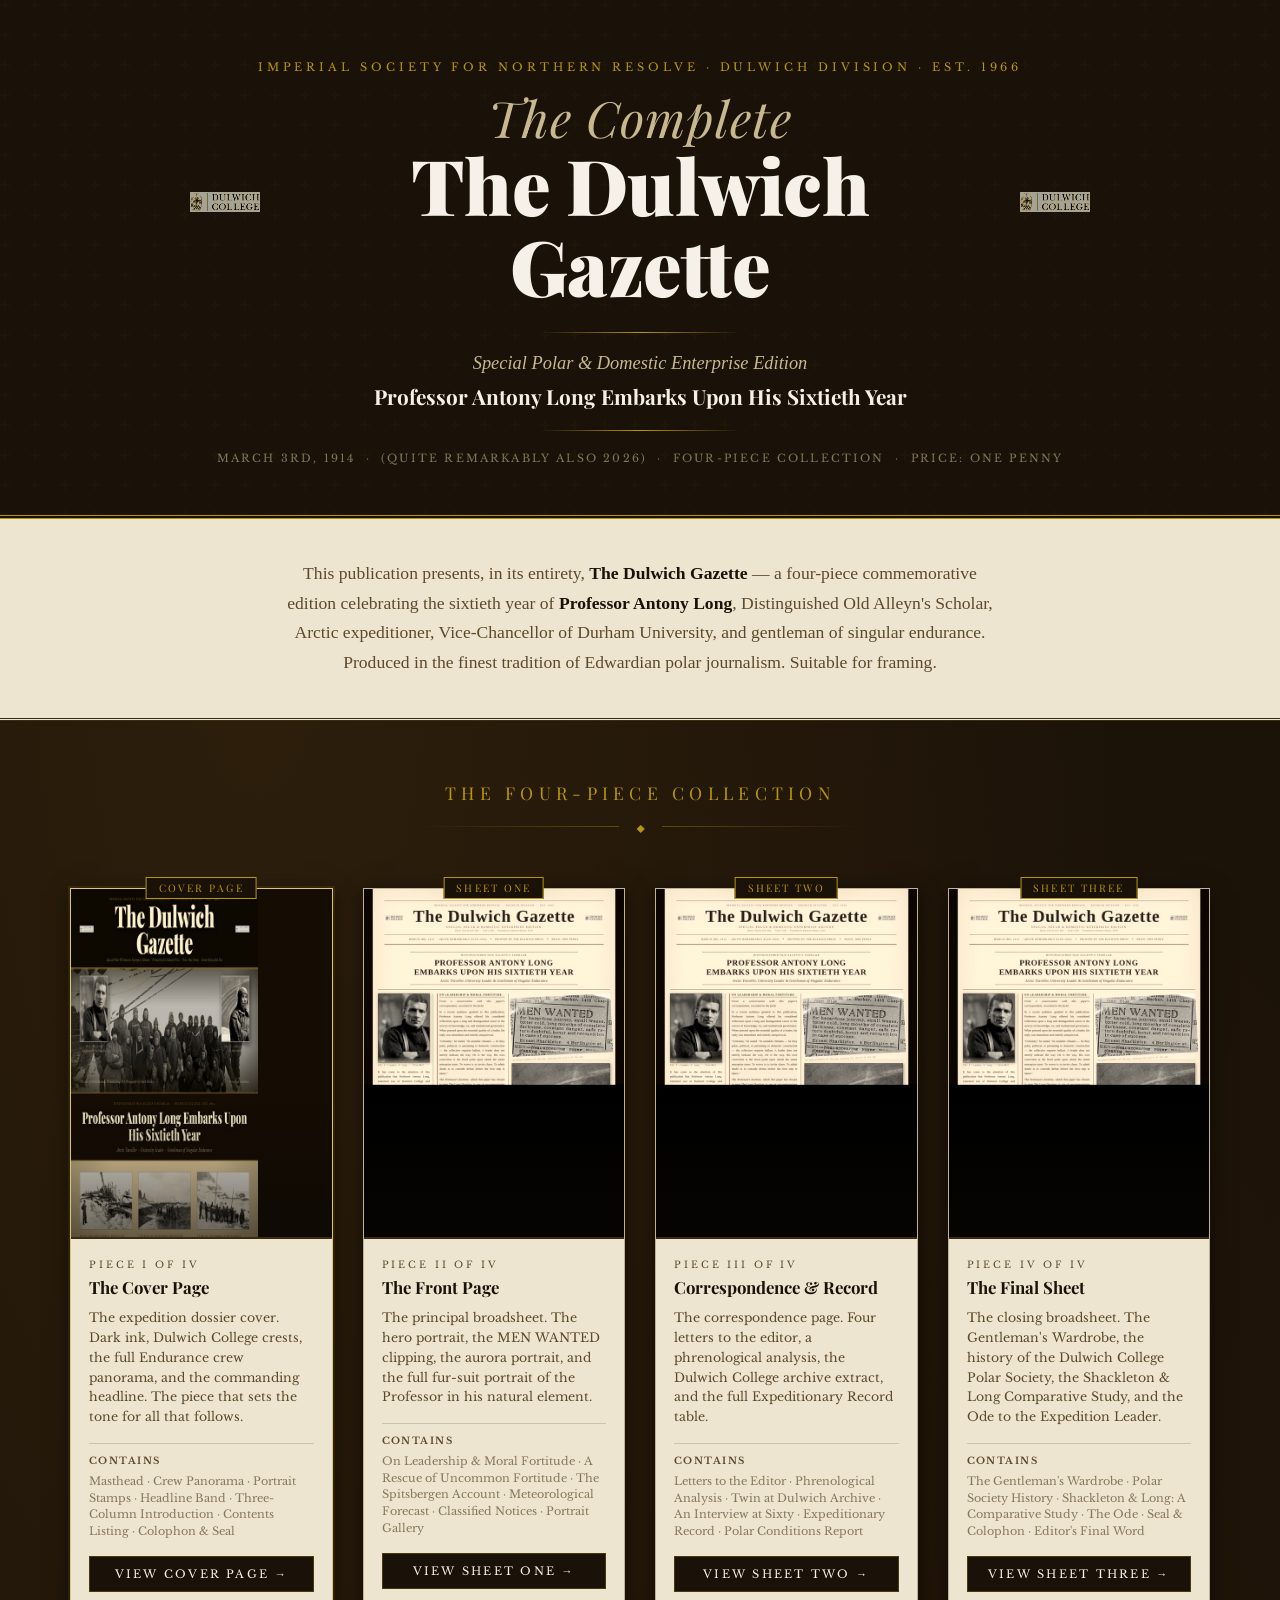
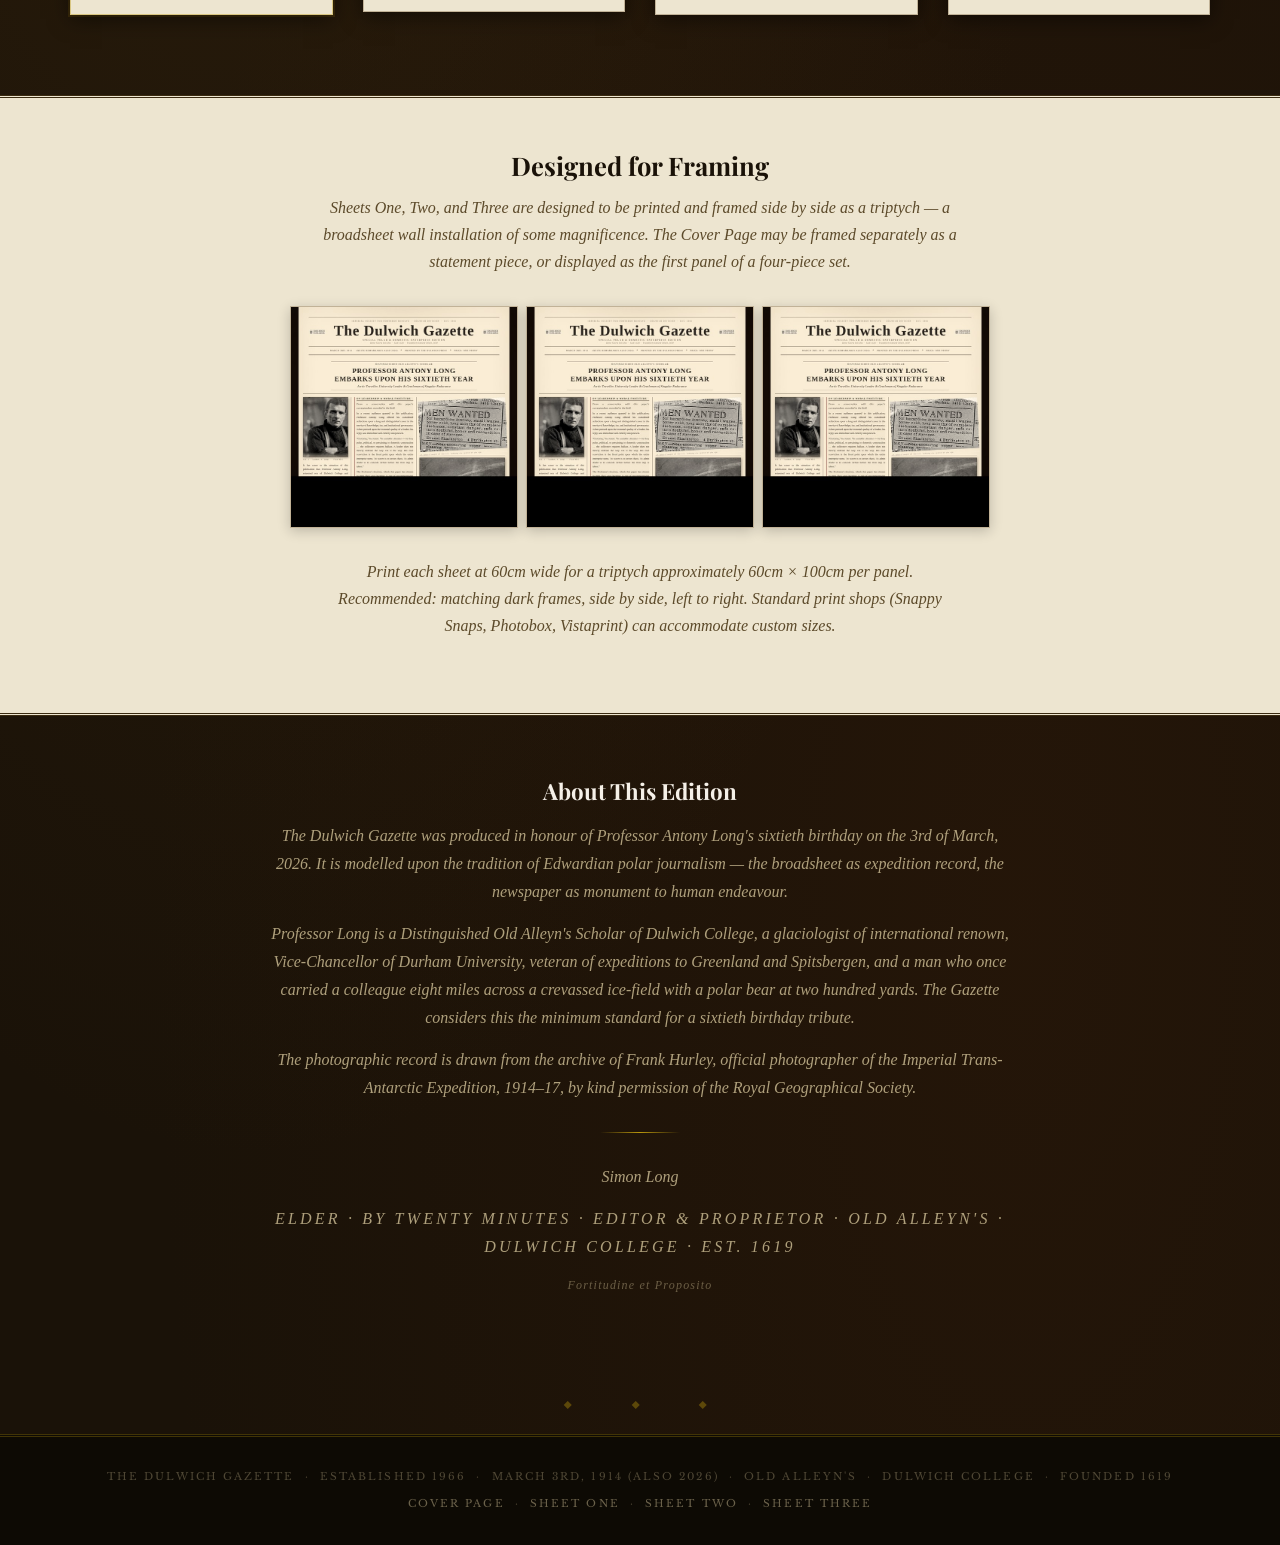
<file: collection.html>
<!DOCTYPE html>
<html lang="en">
<head>
  <meta charset="UTF-8">
  <meta name="viewport" content="width=device-width, initial-scale=1.0">
  <title>The Dulwich Gazette — Complete Collection</title>
  <link rel="preconnect" href="https://fonts.googleapis.com">
  <link href="https://fonts.googleapis.com/css2?family=Playfair+Display:ital,wght@0,400;0,700;0,900;1,400;1,700&family=IM+Fell+English:ital@0;1&family=Libre+Baskerville:ital,wght@0,400;0,700;1,400&display=swap" rel="stylesheet">
  <style>
    *, *::before, *::after { box-sizing: border-box; margin: 0; padding: 0; }

    :root {
      --cream: #f5f0e8;
      --dark-cream: #ede5d0;
      --parchment: #e8dfc8;
      --ink: #1a1208;
      --dark-ink: #0d0a04;
      --sepia: #5c4a2a;
      --red: #8b1a1a;
      --gold: #b8960c;
      --rule: #3a2a10;
    }

    html { scroll-behavior: smooth; }

    body {
      background-color: #1a1208;
      background-image:
        radial-gradient(ellipse at 20% 20%, rgba(90,60,20,0.3) 0%, transparent 60%),
        radial-gradient(ellipse at 80% 80%, rgba(60,30,10,0.3) 0%, transparent 60%);
      color: var(--cream);
      font-family: 'Libre Baskerville', Georgia, serif;
      min-height: 100vh;
    }

    /* ─── HERO HEADER ─────────────────────────────────────────────── */
    .hero {
      background: var(--ink);
      border-bottom: 4px double var(--gold);
      padding: 60px 40px 50px;
      text-align: center;
      position: relative;
      overflow: hidden;
    }

    .hero::before {
      content: '';
      position: absolute;
      inset: 0;
      background-image:
        url("data:image/svg+xml,%3Csvg width='60' height='60' viewBox='0 0 60 60' xmlns='http://www.w3.org/2000/svg'%3E%3Cg fill='none' fill-rule='evenodd'%3E%3Cg fill='%23b8960c' fill-opacity='0.04'%3E%3Cpath d='M36 34v-4h-2v4h-4v2h4v4h2v-4h4v-2h-4zm0-30V0h-2v4h-4v2h4v4h2V6h4V4h-4zM6 34v-4H4v4H0v2h4v4h2v-4h4v-2H6zM6 4V0H4v4H0v2h4v4h2V6h4V4H6z'/%3E%3C/g%3E%3C/g%3E%3C/svg%3E");
      opacity: 0.5;
    }

    .hero-inner { position: relative; z-index: 1; max-width: 900px; margin: 0 auto; }

    .hero-kicker {
      font-family: 'Libre Baskerville', serif;
      font-size: 0.7rem;
      letter-spacing: 0.35em;
      text-transform: uppercase;
      color: var(--gold);
      margin-bottom: 18px;
    }

    .hero-crest {
      display: flex;
      align-items: center;
      justify-content: center;
      gap: 40px;
      margin-bottom: 20px;
    }

    .hero-crest img {
      width: 70px;
      height: auto;
      filter: sepia(1) brightness(0.7) contrast(1.2);
      opacity: 0.85;
    }

    .hero-title {
      font-family: 'Playfair Display', serif;
      font-size: clamp(2.8rem, 6vw, 5rem);
      font-weight: 900;
      color: var(--cream);
      line-height: 1.05;
      letter-spacing: -0.01em;
      margin-bottom: 6px;
    }

    .hero-title em {
      font-style: italic;
      font-weight: 400;
      font-size: 0.65em;
      display: block;
      color: #c8b890;
      letter-spacing: 0.02em;
    }

    .hero-rule {
      width: 200px;
      height: 1px;
      background: linear-gradient(to right, transparent, var(--gold), transparent);
      margin: 20px auto;
    }

    .hero-subtitle {
      font-family: 'IM Fell English', serif;
      font-style: italic;
      font-size: 1.15rem;
      color: #c8b890;
      margin-bottom: 8px;
    }

    .hero-edition {
      font-size: 0.68rem;
      letter-spacing: 0.2em;
      text-transform: uppercase;
      color: rgba(200,184,144,0.6);
    }

    /* ─── INTRO BAND ──────────────────────────────────────────────── */
    .intro-band {
      background: var(--dark-cream);
      color: var(--ink);
      padding: 40px 40px;
      text-align: center;
      border-bottom: 3px double var(--rule);
    }

    .intro-band p {
      font-family: 'IM Fell English', serif;
      font-size: 1.1rem;
      line-height: 1.7;
      max-width: 720px;
      margin: 0 auto;
      color: var(--sepia);
    }

    .intro-band strong { color: var(--ink); }

    /* ─── COLLECTION GRID ─────────────────────────────────────────── */
    .collection-section {
      max-width: 1200px;
      margin: 0 auto;
      padding: 60px 30px 80px;
    }

    .section-heading {
      text-align: center;
      margin-bottom: 50px;
    }

    .section-heading h2 {
      font-family: 'Playfair Display', serif;
      font-size: 1.1rem;
      font-weight: 400;
      letter-spacing: 0.3em;
      text-transform: uppercase;
      color: var(--gold);
      margin-bottom: 10px;
    }

    .section-heading .rule-line {
      display: flex;
      align-items: center;
      gap: 16px;
      justify-content: center;
    }

    .section-heading .rule-line::before,
    .section-heading .rule-line::after {
      content: '';
      flex: 1;
      max-width: 200px;
      height: 1px;
      background: linear-gradient(to right, transparent, rgba(184,150,12,0.4));
    }
    .section-heading .rule-line::after {
      background: linear-gradient(to left, transparent, rgba(184,150,12,0.4));
    }

    .section-heading .ornament {
      color: var(--gold);
      font-size: 1.2rem;
    }

    .gazette-grid {
      display: grid;
      grid-template-columns: repeat(4, 1fr);
      gap: 30px;
      align-items: start;
    }

    @media (max-width: 900px) {
      .gazette-grid { grid-template-columns: repeat(2, 1fr); }
    }

    @media (max-width: 500px) {
      .gazette-grid { grid-template-columns: 1fr; }
    }

    /* ─── GAZETTE CARD ────────────────────────────────────────────── */
    .gazette-card {
      display: flex;
      flex-direction: column;
      background: var(--dark-cream);
      border: 1px solid rgba(90,60,20,0.3);
      box-shadow:
        0 4px 20px rgba(0,0,0,0.5),
        inset 0 1px 0 rgba(255,255,255,0.1);
      transition: transform 0.25s ease, box-shadow 0.25s ease;
      position: relative;
    }

    .gazette-card:hover {
      transform: translateY(-6px) rotate(0.3deg);
      box-shadow:
        0 16px 40px rgba(0,0,0,0.7),
        inset 0 1px 0 rgba(255,255,255,0.15);
    }

    .gazette-card.cover-card {
      border-color: rgba(184,150,12,0.4);
      box-shadow:
        0 4px 20px rgba(0,0,0,0.5),
        0 0 0 2px rgba(184,150,12,0.15),
        inset 0 1px 0 rgba(255,255,255,0.1);
    }

    .card-number {
      position: absolute;
      top: -12px;
      left: 50%;
      transform: translateX(-50%);
      background: var(--ink);
      border: 1px solid var(--gold);
      color: var(--gold);
      font-family: 'Playfair Display', serif;
      font-size: 0.65rem;
      letter-spacing: 0.2em;
      text-transform: uppercase;
      padding: 3px 12px;
      white-space: nowrap;
      z-index: 2;
    }

    .card-thumbnail {
      position: relative;
      overflow: hidden;
      aspect-ratio: 3/4;
      background: #2a1f0f;
    }

    .card-thumbnail img {
      width: 100%;
      height: 100%;
      object-fit: cover;
      object-position: top center;
      display: block;
      transition: transform 0.4s ease;
      filter: sepia(0.15) contrast(1.05);
    }

    .gazette-card:hover .card-thumbnail img {
      transform: scale(1.04);
    }

    .card-thumbnail-overlay {
      position: absolute;
      inset: 0;
      background: linear-gradient(to bottom, transparent 60%, rgba(10,8,4,0.6) 100%);
      pointer-events: none;
    }

    .card-body {
      padding: 20px 18px 22px;
      border-top: 2px solid var(--rule);
      background: var(--dark-cream);
      flex: 1;
      display: flex;
      flex-direction: column;
    }

    .card-label {
      font-family: 'Libre Baskerville', serif;
      font-size: 0.6rem;
      letter-spacing: 0.3em;
      text-transform: uppercase;
      color: var(--sepia);
      margin-bottom: 6px;
    }

    .card-title {
      font-family: 'Playfair Display', serif;
      font-size: 1.05rem;
      font-weight: 700;
      color: var(--ink);
      line-height: 1.25;
      margin-bottom: 10px;
    }

    .card-desc {
      font-size: 0.78rem;
      line-height: 1.6;
      color: var(--sepia);
      flex: 1;
      margin-bottom: 16px;
    }

    .card-contents {
      font-size: 0.7rem;
      color: rgba(92,74,42,0.7);
      line-height: 1.5;
      border-top: 1px solid rgba(90,60,20,0.2);
      padding-top: 10px;
      margin-bottom: 16px;
    }

    .card-contents strong {
      display: block;
      font-size: 0.6rem;
      letter-spacing: 0.15em;
      text-transform: uppercase;
      color: var(--sepia);
      margin-bottom: 4px;
    }

    .card-cta {
      display: block;
      text-align: center;
      background: var(--ink);
      color: var(--cream);
      font-family: 'Libre Baskerville', serif;
      font-size: 0.7rem;
      letter-spacing: 0.2em;
      text-transform: uppercase;
      text-decoration: none;
      padding: 10px 16px;
      border: 1px solid rgba(184,150,12,0.3);
      transition: background 0.2s ease, color 0.2s ease;
    }

    .card-cta:hover {
      background: var(--gold);
      color: var(--ink);
      border-color: var(--gold);
    }

    /* ─── TRIPTYCH BANNER ─────────────────────────────────────────── */
    .triptych-banner {
      background: var(--dark-cream);
      border-top: 3px double var(--rule);
      border-bottom: 3px double var(--rule);
      padding: 50px 40px;
      text-align: center;
      color: var(--ink);
    }

    .triptych-banner h3 {
      font-family: 'Playfair Display', serif;
      font-size: 1.6rem;
      font-weight: 700;
      color: var(--ink);
      margin-bottom: 12px;
    }

    .triptych-banner p {
      font-family: 'IM Fell English', serif;
      font-style: italic;
      font-size: 1rem;
      color: var(--sepia);
      max-width: 640px;
      margin: 0 auto 24px;
      line-height: 1.7;
    }

    .triptych-preview {
      display: flex;
      justify-content: center;
      gap: 8px;
      margin: 30px auto 30px;
      max-width: 700px;
    }

    .triptych-preview a {
      flex: 1;
      display: block;
      overflow: hidden;
      border: 1px solid rgba(90,60,20,0.3);
      box-shadow: 0 3px 12px rgba(0,0,0,0.2);
      transition: transform 0.2s ease;
    }

    .triptych-preview a:hover { transform: translateY(-3px); }

    .triptych-preview img {
      width: 100%;
      height: 220px;
      object-fit: cover;
      object-position: top;
      display: block;
      filter: sepia(0.1);
    }

    .print-note {
      font-size: 0.78rem;
      color: var(--sepia);
      font-style: italic;
      max-width: 560px;
      margin: 0 auto;
      line-height: 1.6;
    }

    /* ─── ABOUT SECTION ───────────────────────────────────────────── */
    .about-section {
      max-width: 800px;
      margin: 0 auto;
      padding: 60px 30px;
      text-align: center;
    }

    .about-section h3 {
      font-family: 'Playfair Display', serif;
      font-size: 1.4rem;
      font-weight: 700;
      color: var(--cream);
      margin-bottom: 16px;
    }

    .about-section p {
      font-family: 'IM Fell English', serif;
      font-style: italic;
      font-size: 1rem;
      line-height: 1.75;
      color: rgba(200,184,144,0.85);
      margin-bottom: 14px;
    }

    .about-divider {
      width: 80px;
      height: 1px;
      background: linear-gradient(to right, transparent, var(--gold), transparent);
      margin: 30px auto;
    }

    .signature-block {
      font-family: 'Playfair Display', serif;
      font-style: italic;
      font-size: 1.3rem;
      color: var(--cream);
      margin-bottom: 4px;
    }

    .signature-sub {
      font-size: 0.7rem;
      letter-spacing: 0.2em;
      text-transform: uppercase;
      color: rgba(200,184,144,0.5);
    }

    /* ─── FOOTER ──────────────────────────────────────────────────── */
    .site-footer {
      background: #0d0a04;
      border-top: 3px double rgba(184,150,12,0.3);
      padding: 30px 40px;
      text-align: center;
    }

    .site-footer p {
      font-size: 0.65rem;
      letter-spacing: 0.2em;
      text-transform: uppercase;
      color: rgba(200,184,144,0.35);
      line-height: 2;
    }

    .site-footer a {
      color: rgba(200,184,144,0.5);
      text-decoration: none;
    }

    .site-footer a:hover { color: var(--gold); }

    /* ─── ORNAMENTAL DIVIDER ──────────────────────────────────────── */
    .ornamental-divider {
      text-align: center;
      padding: 20px 0;
      color: rgba(184,150,12,0.4);
      font-size: 1.2rem;
      letter-spacing: 0.5em;
    }
  </style>
</head>
<body>

  <!-- ═══ HERO ═══════════════════════════════════════════════════════ -->
  <header class="hero">
    <div class="hero-inner">
      <p class="hero-kicker">Imperial Society for Northern Resolve · Dulwich Division · Est. 1966</p>
      <div class="hero-crest">
        <img src="images/dulwich_crest.jpg" alt="Dulwich College Crest">
        <div>
          <h1 class="hero-title">
            <em>The Complete</em>
            The Dulwich Gazette
          </h1>
        </div>
        <img src="images/dulwich_crest.jpg" alt="Dulwich College Crest">
      </div>
      <div class="hero-rule"></div>
      <p class="hero-subtitle">Special Polar &amp; Domestic Enterprise Edition</p>
      <p class="hero-subtitle" style="font-size:1.3rem; font-style:normal; font-family:'Playfair Display',serif; font-weight:700; color:#f5f0e8; margin-top:6px;">
        Professor Antony Long Embarks Upon His Sixtieth Year
      </p>
      <div class="hero-rule"></div>
      <p class="hero-edition">March 3rd, 1914 &nbsp;·&nbsp; (Quite Remarkably Also 2026) &nbsp;·&nbsp; Four-Piece Collection &nbsp;·&nbsp; Price: One Penny</p>
    </div>
  </header>

  <!-- ═══ INTRO ════════════════════════════════════════════════════════ -->
  <div class="intro-band">
    <p>
      This publication presents, in its entirety, <strong>The Dulwich Gazette</strong> — a four-piece commemorative edition
      celebrating the sixtieth year of <strong>Professor Antony Long</strong>, Distinguished Old Alleyn's Scholar,
      Arctic expeditioner, Vice-Chancellor of Durham University, and gentleman of singular endurance.
      Produced in the finest tradition of Edwardian polar journalism. Suitable for framing.
    </p>
  </div>

  <!-- ═══ FOUR-PIECE COLLECTION ════════════════════════════════════════ -->
  <section class="collection-section">

    <div class="section-heading">
      <h2>The Four-Piece Collection</h2>
      <div class="rule-line"><span class="ornament">⬥</span></div>
    </div>

    <div class="gazette-grid">

      <!-- Cover -->
      <div class="gazette-card cover-card">
        <div class="card-number">Cover Page</div>
        <div class="card-thumbnail">
          <img src="images/thumbs/thumb-cover.jpg" alt="The Dulwich Gazette — Cover Page">
          <div class="card-thumbnail-overlay"></div>
        </div>
        <div class="card-body">
          <p class="card-label">Piece I of IV</p>
          <h2 class="card-title">The Cover Page</h2>
          <p class="card-desc">
            The expedition dossier cover. Dark ink, Dulwich College crests, the full Endurance crew panorama, and the commanding headline. The piece that sets the tone for all that follows.
          </p>
          <div class="card-contents">
            <strong>Contains</strong>
            Masthead · Crew Panorama · Portrait Stamps · Headline Band · Three-Column Introduction · Contents Listing · Colophon &amp; Seal
          </div>
          <a href="cover-d.html" class="card-cta">View Cover Page →</a>
        </div>
      </div>

      <!-- Sheet 1 -->
      <div class="gazette-card">
        <div class="card-number">Sheet One</div>
        <div class="card-thumbnail">
          <img src="images/thumbs/thumb-page1.jpg" alt="The Dulwich Gazette — Sheet One">
          <div class="card-thumbnail-overlay"></div>
        </div>
        <div class="card-body">
          <p class="card-label">Piece II of IV</p>
          <h2 class="card-title">The Front Page</h2>
          <p class="card-desc">
            The principal broadsheet. The hero portrait, the MEN WANTED clipping, the aurora portrait, and the full fur-suit portrait of the Professor in his natural element.
          </p>
          <div class="card-contents">
            <strong>Contains</strong>
            On Leadership &amp; Moral Fortitude · A Rescue of Uncommon Fortitude · The Spitsbergen Account · Meteorological Forecast · Classified Notices · Portrait Gallery
          </div>
          <a href="index.html#page1" class="card-cta">View Sheet One →</a>
        </div>
      </div>

      <!-- Sheet 2 -->
      <div class="gazette-card">
        <div class="card-number">Sheet Two</div>
        <div class="card-thumbnail">
          <img src="images/thumbs/thumb-page2.jpg" alt="The Dulwich Gazette — Sheet Two">
          <div class="card-thumbnail-overlay"></div>
        </div>
        <div class="card-body">
          <p class="card-label">Piece III of IV</p>
          <h2 class="card-title">Correspondence &amp; Record</h2>
          <p class="card-desc">
            The correspondence page. Four letters to the editor, a phrenological analysis, the Dulwich College archive extract, and the full Expeditionary Record table.
          </p>
          <div class="card-contents">
            <strong>Contains</strong>
            Letters to the Editor · Phrenological Analysis · Twin at Dulwich Archive · An Interview at Sixty · Expeditionary Record · Polar Conditions Report
          </div>
          <a href="index.html#page2" class="card-cta">View Sheet Two →</a>
        </div>
      </div>

      <!-- Sheet 3 -->
      <div class="gazette-card">
        <div class="card-number">Sheet Three</div>
        <div class="card-thumbnail">
          <img src="images/thumbs/thumb-page3.jpg" alt="The Dulwich Gazette — Sheet Three">
          <div class="card-thumbnail-overlay"></div>
        </div>
        <div class="card-body">
          <p class="card-label">Piece IV of IV</p>
          <h2 class="card-title">The Final Sheet</h2>
          <p class="card-desc">
            The closing broadsheet. The Gentleman's Wardrobe, the history of the Dulwich College Polar Society, the Shackleton &amp; Long Comparative Study, and the Ode to the Expedition Leader.
          </p>
          <div class="card-contents">
            <strong>Contains</strong>
            The Gentleman's Wardrobe · Polar Society History · Shackleton &amp; Long: A Comparative Study · The Ode · Seal &amp; Colophon · Editor's Final Word
          </div>
          <a href="index.html#page3" class="card-cta">View Sheet Three →</a>
        </div>
      </div>

    </div>
  </section>

  <!-- ═══ TRIPTYCH FRAMING BANNER ═══════════════════════════════════════ -->
  <div class="triptych-banner">
    <h3>Designed for Framing</h3>
    <p>
      Sheets One, Two, and Three are designed to be printed and framed side by side as a triptych —
      a broadsheet wall installation of some magnificence. The Cover Page may be framed separately
      as a statement piece, or displayed as the first panel of a four-piece set.
    </p>

    <div class="triptych-preview">
      <a href="index.html#page1">
        <img src="images/thumbs/thumb-page1.jpg" alt="Sheet One">
      </a>
      <a href="index.html#page2">
        <img src="images/thumbs/thumb-page2.jpg" alt="Sheet Two">
      </a>
      <a href="index.html#page3">
        <img src="images/thumbs/thumb-page3.jpg" alt="Sheet Three">
      </a>
    </div>

    <p class="print-note">
      Print each sheet at 60cm wide for a triptych approximately 60cm × 100cm per panel.
      Recommended: matching dark frames, side by side, left to right.
      Standard print shops (Snappy Snaps, Photobox, Vistaprint) can accommodate custom sizes.
    </p>
  </div>

  <!-- ═══ ABOUT ══════════════════════════════════════════════════════════ -->
  <section class="about-section">
    <h3>About This Edition</h3>
    <p>
      The Dulwich Gazette was produced in honour of Professor Antony Long's sixtieth birthday on the 3rd of March, 2026.
      It is modelled upon the tradition of Edwardian polar journalism — the broadsheet as expedition record,
      the newspaper as monument to human endeavour.
    </p>
    <p>
      Professor Long is a Distinguished Old Alleyn's Scholar of Dulwich College, a glaciologist of international
      renown, Vice-Chancellor of Durham University, veteran of expeditions to Greenland and Spitsbergen,
      and a man who once carried a colleague eight miles across a crevassed ice-field with a polar bear
      at two hundred yards. The Gazette considers this the minimum standard for a sixtieth birthday tribute.
    </p>
    <p>
      The photographic record is drawn from the archive of Frank Hurley, official photographer of the
      Imperial Trans-Antarctic Expedition, 1914–17, by kind permission of the Royal Geographical Society.
    </p>
    <div class="about-divider"></div>
    <p class="signature-block">Simon Long</p>
    <p class="signature-sub">Elder · By Twenty Minutes · Editor &amp; Proprietor · Old Alleyn's · Dulwich College · Est. 1619</p>
    <p class="signature-sub" style="margin-top:6px; font-style:italic; letter-spacing:0.1em; text-transform:none; font-size:0.75rem; color:rgba(200,184,144,0.45);">
      Fortitudine et Proposito
    </p>
  </section>

  <div class="ornamental-divider">⬥ &nbsp; ⬥ &nbsp; ⬥</div>

  <!-- ═══ FOOTER ═════════════════════════════════════════════════════════ -->
  <footer class="site-footer">
    <p>
      The Dulwich Gazette &nbsp;·&nbsp; Established 1966 &nbsp;·&nbsp; March 3rd, 1914 (Also 2026)
      &nbsp;·&nbsp; Old Alleyn's &nbsp;·&nbsp; Dulwich College &nbsp;·&nbsp; Founded 1619
    </p>
    <p style="margin-top:6px;">
      <a href="cover-d.html">Cover Page</a>
      &nbsp;·&nbsp;
      <a href="index.html#page1">Sheet One</a>
      &nbsp;·&nbsp;
      <a href="index.html#page2">Sheet Two</a>
      &nbsp;·&nbsp;
      <a href="index.html#page3">Sheet Three</a>
    </p>
  </footer>

</body>
</html>
</file>
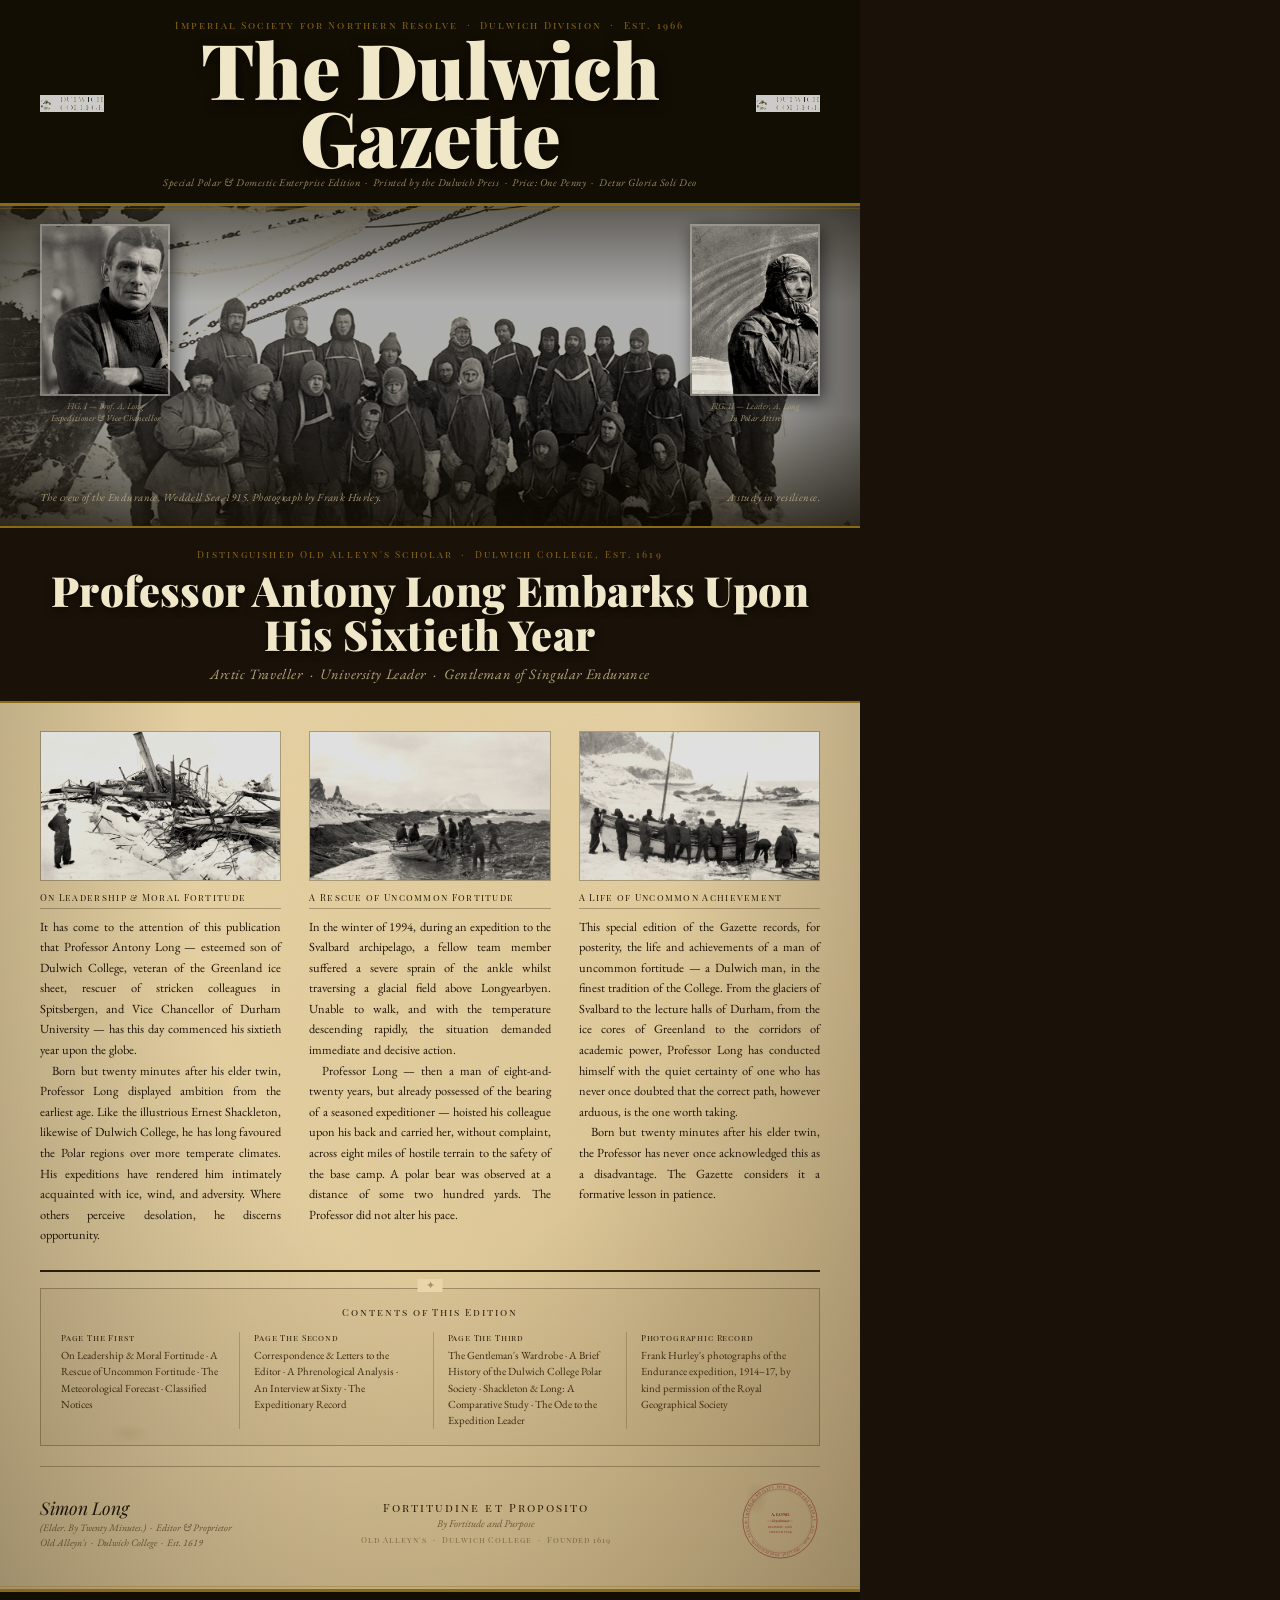
<file: cover-d.html>
<!DOCTYPE html>
<html lang="en">
<head>
  <meta charset="UTF-8" />
  <meta name="viewport" content="width=device-width, initial-scale=1.0" />
  <title>The Dulwich Gazette — Cover</title>
  <link href="https://fonts.googleapis.com/css2?family=Playfair+Display+SC:wght@400;700;900&family=Playfair+Display:ital,wght@0,400;0,700;0,900;1,400;1,700&family=EB+Garamond:ital,wght@0,400;0,500;0,600;1,400;1,500&display=swap" rel="stylesheet"/>
  <style>
    *, *::before, *::after { box-sizing: border-box; margin: 0; padding: 0; }

    html, body {
      width: 860px;
      background: #1a1208;
    }

    /* ── PAPER BASE ── */
    .page {
      width: 860px;
      display: flex;
      flex-direction: column;
      background-color: #ede0c0;
      background-image:
        url("data:image/svg+xml,%3Csvg xmlns='http://www.w3.org/2000/svg' width='400' height='400'%3E%3Cfilter id='n'%3E%3CfeTurbulence type='fractalNoise' baseFrequency='0.75' numOctaves='4' stitchTiles='stitch'/%3E%3CfeColorMatrix type='saturate' values='0'/%3E%3C/filter%3E%3Crect width='400' height='400' filter='url(%23n)' opacity='0.04'/%3E%3C/svg%3E"),
        radial-gradient(ellipse at 20% 20%, rgba(180,140,60,0.12) 0%, transparent 55%),
        radial-gradient(ellipse at 80% 80%, rgba(140,100,30,0.10) 0%, transparent 55%),
        linear-gradient(160deg, #f2e5c0 0%, #e8d5a8 40%, #dfc99a 100%);
      position: relative;
      overflow: hidden;
    }

    /* foxing spots */
    .page::before {
      content: '';
      position: absolute;
      inset: 0;
      background-image:
        radial-gradient(ellipse 18px 12px at 7% 12%, rgba(120,80,20,0.12) 0%, transparent 100%),
        radial-gradient(ellipse 8px 14px at 93% 8%, rgba(100,60,15,0.10) 0%, transparent 100%),
        radial-gradient(ellipse 22px 10px at 15% 88%, rgba(110,70,20,0.09) 0%, transparent 100%),
        radial-gradient(ellipse 12px 18px at 88% 92%, rgba(90,55,12,0.11) 0%, transparent 100%),
        radial-gradient(ellipse 6px 6px at 50% 5%, rgba(100,65,15,0.08) 0%, transparent 100%);
      pointer-events: none;
      z-index: 0;
    }

    /* vignette */
    .page::after {
      content: '';
      position: absolute;
      inset: 0;
      background: radial-gradient(ellipse at center, transparent 40%, rgba(30,20,5,0.35) 100%);
      pointer-events: none;
      z-index: 0;
    }

    /* ── DARK TOP BAR ── */
    .top-bar {
      background: #130e04;
      border-bottom: 3px solid #8B6914;
      padding: 18px 40px 14px;
      display: flex;
      align-items: center;
      gap: 24px;
      position: relative;
      z-index: 2;
      flex-shrink: 0;
    }

    .top-bar::after {
      content: '';
      position: absolute;
      bottom: -6px;
      left: 0; right: 0;
      height: 1px;
      background: rgba(139,105,20,0.4);
    }

    .crest-top {
      width: 64px;
      flex-shrink: 0;
      filter: grayscale(100%) sepia(40%) brightness(1.5) contrast(0.85);
      opacity: 0.85;
    }

    .masthead-centre {
      flex: 1;
      text-align: center;
    }

    .kicker-top {
      display: block;
      font-family: 'Playfair Display SC', serif;
      font-size: 0.62rem;
      letter-spacing: 0.22em;
      color: #8B6914;
      margin-bottom: 4px;
    }

    .title-main {
      font-family: 'Playfair Display', serif;
      font-size: 4.8rem;
      font-weight: 900;
      color: #f0e6c8;
      line-height: 0.88;
      letter-spacing: -0.01em;
      text-shadow: 2px 3px 12px rgba(0,0,0,0.7);
    }

    .edition-line {
      display: block;
      font-family: 'EB Garamond', serif;
      font-size: 0.65rem;
      font-style: italic;
      color: rgba(212,192,144,0.7);
      margin-top: 6px;
      letter-spacing: 0.05em;
    }

    /* ── PANORAMIC IMAGE BAND ── */
    .panorama-band {
      height: 320px;
      position: relative;
      overflow: hidden;
      flex-shrink: 0;
      z-index: 1;
    }

    .panorama-band img.panorama-img {
      width: 100%;
      height: 100%;
      object-fit: cover;
      object-position: center 40%;
      filter: grayscale(100%) sepia(22%) contrast(1.08) brightness(0.72);
      display: block;
    }

    /* gradient overlays on panorama */
    .panorama-band::before {
      content: '';
      position: absolute;
      inset: 0;
      background: linear-gradient(
        to bottom,
        rgba(19,14,4,0.55) 0%,
        rgba(19,14,4,0.05) 30%,
        rgba(19,14,4,0.05) 65%,
        rgba(19,14,4,0.70) 100%
      );
      z-index: 1;
    }

    /* side vignettes on panorama */
    .panorama-band::after {
      content: '';
      position: absolute;
      inset: 0;
      background: linear-gradient(
        to right,
        rgba(19,14,4,0.45) 0%,
        transparent 15%,
        transparent 85%,
        rgba(19,14,4,0.45) 100%
      );
      z-index: 1;
    }

    /* text overlaid on panorama */
    .panorama-overlay-text {
      position: absolute;
      bottom: 0;
      left: 0;
      right: 0;
      z-index: 2;
      padding: 0 40px 22px;
      display: flex;
      align-items: flex-end;
      justify-content: space-between;
    }

    .panorama-caption {
      font-family: 'EB Garamond', serif;
      font-size: 0.68rem;
      font-style: italic;
      color: rgba(212,192,144,0.75);
      letter-spacing: 0.04em;
    }

    /* Portrait stamp — top right of panorama */
    .portrait-stamp {
      position: absolute;
      top: 18px;
      right: 40px;
      z-index: 3;
      width: 130px;
    }

    .portrait-stamp img {
      width: 100%;
      display: block;
      filter: grayscale(100%) sepia(18%) contrast(1.12) brightness(0.88);
      border: 2px solid rgba(212,192,144,0.55);
      box-shadow: 3px 4px 16px rgba(0,0,0,0.6);
    }

    .portrait-stamp .stamp-cap {
      font-family: 'EB Garamond', serif;
      font-size: 0.55rem;
      font-style: italic;
      color: rgba(212,192,144,0.75);
      text-align: center;
      margin-top: 4px;
    }

    /* Second portrait stamp — top left of panorama */
    .portrait-stamp-left {
      position: absolute;
      top: 18px;
      left: 40px;
      z-index: 3;
      width: 130px;
    }

    .portrait-stamp-left img {
      width: 100%;
      display: block;
      filter: grayscale(100%) sepia(18%) contrast(1.12) brightness(0.88);
      border: 2px solid rgba(212,192,144,0.55);
      box-shadow: 3px 4px 16px rgba(0,0,0,0.6);
    }

    .portrait-stamp-left .stamp-cap {
      font-family: 'EB Garamond', serif;
      font-size: 0.55rem;
      font-style: italic;
      color: rgba(212,192,144,0.75);
      text-align: center;
      margin-top: 4px;
    }

    /* ── DARK HEADLINE BAND ── */
    .headline-band {
      background: #1a1208;
      border-top: 2px solid #8B6914;
      border-bottom: 2px solid #8B6914;
      padding: 20px 40px 18px;
      text-align: center;
      position: relative;
      z-index: 2;
      flex-shrink: 0;
    }

    .headline-kicker {
      font-family: 'Playfair Display SC', serif;
      font-size: 0.6rem;
      letter-spacing: 0.22em;
      color: #8B6914;
      display: block;
      margin-bottom: 8px;
    }

    .headline-main {
      font-family: 'Playfair Display', serif;
      font-size: 2.6rem;
      font-weight: 900;
      color: #f0e6c8;
      line-height: 1.05;
      letter-spacing: 0.01em;
      text-shadow: 1px 2px 8px rgba(0,0,0,0.7);
    }

    .headline-deck {
      font-family: 'EB Garamond', serif;
      font-size: 0.9rem;
      font-style: italic;
      color: rgba(212,192,144,0.85);
      margin-top: 8px;
      letter-spacing: 0.04em;
    }

    /* ── CREAM CONTENT PANEL ── */
    .cream-panel {
      flex: 1;
      padding: 28px 40px 24px;
      position: relative;
      z-index: 2;
    }

    /* Three-column body */
    .three-col {
      display: flex;
      gap: 28px;
      margin-bottom: 24px;
    }

    .col {
      flex: 1;
      display: flex;
      flex-direction: column;
    }

    .col-img {
      width: 100%;
      height: 150px;
      object-fit: cover;
      object-position: center center;
      filter: grayscale(100%) sepia(18%) contrast(1.1) brightness(0.88);
      border: 1px solid rgba(58,42,16,0.3);
      display: block;
      margin-bottom: 10px;
    }

    .col-head {
      font-family: 'Playfair Display SC', serif;
      font-size: 0.58rem;
      letter-spacing: 0.14em;
      color: #2A1E08;
      border-bottom: 1px solid rgba(58,42,16,0.35);
      padding-bottom: 5px;
      margin-bottom: 8px;
    }

    .col-body {
      font-family: 'EB Garamond', serif;
      font-size: 0.78rem;
      color: #1E1408;
      line-height: 1.65;
      text-align: justify;
      flex: 1;
    }

    .col-body p + p {
      text-indent: 1em;
      margin-top: 0;
    }

    /* Divider rule between sections */
    .rule-full {
      width: 100%;
      border: none;
      border-top: 1px solid rgba(58,42,16,0.35);
      margin: 0 0 20px;
    }

    .rule-thick {
      width: 100%;
      border: none;
      border-top: 2px solid #2A1E08;
      margin: 0 0 16px;
    }

    /* ── CONTENTS PANEL ── */
    .contents-panel {
      border: 1px solid rgba(58,42,16,0.35);
      padding: 16px 20px;
      background: rgba(58,42,16,0.04);
      margin-bottom: 20px;
      position: relative;
    }

    .contents-panel::before {
      content: '✦';
      position: absolute;
      top: -10px;
      left: 50%;
      transform: translateX(-50%);
      background: #e8d5a8;
      padding: 0 8px;
      font-size: 0.7rem;
      color: rgba(58,42,16,0.4);
    }

    .contents-head {
      font-family: 'Playfair Display SC', serif;
      font-size: 0.62rem;
      letter-spacing: 0.2em;
      color: #2A1E08;
      text-align: center;
      margin-bottom: 14px;
    }

    .contents-grid {
      display: flex;
      gap: 20px;
    }

    .contents-col {
      flex: 1;
      border-left: 1px solid rgba(58,42,16,0.25);
      padding-left: 14px;
    }

    .contents-col:first-child {
      border-left: none;
      padding-left: 0;
    }

    .contents-page-head {
      font-family: 'Playfair Display SC', serif;
      font-size: 0.52rem;
      letter-spacing: 0.1em;
      color: #2A1E08;
      margin-bottom: 4px;
      display: block;
    }

    .contents-items {
      font-family: 'EB Garamond', serif;
      font-size: 0.68rem;
      color: #3A2A10;
      line-height: 1.5;
    }

    /* ── COLOPHON ROW ── */
    .colophon-row {
      display: flex;
      align-items: center;
      justify-content: space-between;
      border-top: 1px solid rgba(58,42,16,0.35);
      padding-top: 14px;
    }

    .sig-block {
      display: flex;
      flex-direction: column;
    }

    .sig-name {
      font-family: 'Playfair Display', serif;
      font-size: 1.1rem;
      font-style: italic;
      color: #1E1408;
    }

    .sig-sub {
      font-family: 'EB Garamond', serif;
      font-size: 0.62rem;
      color: rgba(58,42,16,0.7);
      font-style: italic;
      margin-top: 2px;
    }

    .motto-block {
      text-align: center;
    }

    .motto-latin {
      font-family: 'Playfair Display SC', serif;
      font-size: 0.72rem;
      letter-spacing: 0.18em;
      color: #2A1E08;
      display: block;
    }

    .motto-english {
      font-family: 'EB Garamond', serif;
      font-size: 0.65rem;
      font-style: italic;
      color: rgba(58,42,16,0.65);
      display: block;
      margin-top: 2px;
    }

    .motto-college {
      font-family: 'Playfair Display SC', serif;
      font-size: 0.5rem;
      letter-spacing: 0.12em;
      color: rgba(58,42,16,0.5);
      display: block;
      margin-top: 4px;
    }

    /* Seal SVG */
    .seal-block svg {
      width: 80px;
      height: 80px;
    }

    /* ── DARK FOOTER BAR ── */
    .footer-bar {
      background: #130e04;
      border-top: 3px solid #8B6914;
      padding: 12px 40px;
      display: flex;
      justify-content: space-between;
      align-items: center;
      position: relative;
      z-index: 2;
      flex-shrink: 0;
    }

    .footer-bar::before {
      content: '';
      position: absolute;
      top: -6px;
      left: 0; right: 0;
      height: 1px;
      background: rgba(139,105,20,0.35);
    }

    .footer-text {
      font-family: 'Playfair Display SC', serif;
      font-size: 0.52rem;
      letter-spacing: 0.14em;
      color: #8B6914;
    }

    .footer-centre {
      font-family: 'EB Garamond', serif;
      font-size: 0.6rem;
      font-style: italic;
      color: rgba(139,105,20,0.7);
      text-align: center;
    }
  </style>
</head>
<body>
<div class="page">

  <!-- ══ DARK TOP BAR ══ -->
  <div class="top-bar">
    <img src="images/dulwich_crest.jpg" class="crest-top" alt="Dulwich College Crest" />
    <div class="masthead-centre">
      <span class="kicker-top">Imperial Society for Northern Resolve &nbsp;·&nbsp; Dulwich Division &nbsp;·&nbsp; Est. 1966</span>
      <div class="title-main">The Dulwich Gazette</div>
      <span class="edition-line">Special Polar &amp; Domestic Enterprise Edition &nbsp;·&nbsp; Printed by the Dulwich Press &nbsp;·&nbsp; Price: One Penny &nbsp;·&nbsp; <em>Detur Gloria Soli Deo</em></span>
    </div>
    <img src="images/dulwich_crest.jpg" class="crest-top" alt="Dulwich College Crest" />
  </div>

  <!-- ══ PANORAMIC IMAGE BAND ══ -->
  <div class="panorama-band">
    <img src="images/hurley_team.jpg" class="panorama-img" alt="The crew of the Endurance" />

    <!-- Portrait stamps over panorama -->
    <div class="portrait-stamp-left">
      <img src="images/shackleton_portrait.jpg" alt="Professor A. Long" />
      <p class="stamp-cap">FIG. I — Prof. A. Long<br/>Expeditioner &amp; Vice Chancellor</p>
    </div>

    <div class="portrait-stamp">
      <img src="images/shackleton_standing_new.jpg" alt="Leader A. Long in polar attire" />
      <p class="stamp-cap">FIG. II — Leader, A. Long<br/>In Polar Attire</p>
    </div>

    <!-- Caption at bottom of panorama -->
    <div class="panorama-overlay-text">
      <span class="panorama-caption">The crew of the Endurance, Weddell Sea, 1915. Photograph by Frank Hurley.</span>
      <span class="panorama-caption">A study in resilience.</span>
    </div>
  </div>

  <!-- ══ DARK HEADLINE BAND ══ -->
  <div class="headline-band">
    <span class="headline-kicker">Distinguished Old Alleyn's Scholar &nbsp;·&nbsp; Dulwich College, Est. 1619</span>
    <div class="headline-main">Professor Antony Long Embarks Upon His Sixtieth Year</div>
    <div class="headline-deck">Arctic Traveller &nbsp;·&nbsp; University Leader &nbsp;·&nbsp; Gentleman of Singular Endurance</div>
  </div>

  <!-- ══ CREAM CONTENT PANEL ══ -->
  <div class="cream-panel">

    <!-- Three-column body text with images -->
    <div class="three-col">

      <!-- Column 1: Endurance crushed + intro -->
      <div class="col">
        <img src="images/hurley_crushed.jpg" class="col-img" alt="The Endurance, crushed by ice" />
        <p class="col-head">On Leadership &amp; Moral Fortitude</p>
        <div class="col-body">
          <p>It has come to the attention of this publication that Professor Antony Long — esteemed son of Dulwich College, veteran of the Greenland ice sheet, rescuer of stricken colleagues in Spitsbergen, and Vice Chancellor of Durham University — has this day commenced his sixtieth year upon the globe.</p>
          <p>Born but twenty minutes after his elder twin, Professor Long displayed ambition from the earliest age. Like the illustrious Ernest Shackleton, likewise of Dulwich College, he has long favoured the Polar regions over more temperate climates. His expeditions have rendered him intimately acquainted with ice, wind, and adversity. Where others perceive desolation, he discerns opportunity.</p>
        </div>
      </div>

      <!-- Column 2: Elephant Island + rescue -->
      <div class="col">
        <img src="images/hurley_elephant_island.jpg" class="col-img" alt="Camp on Elephant Island" />
        <p class="col-head">A Rescue of Uncommon Fortitude</p>
        <div class="col-body">
          <p>In the winter of 1994, during an expedition to the Svalbard archipelago, a fellow team member suffered a severe sprain of the ankle whilst traversing a glacial field above Longyearbyen. Unable to walk, and with the temperature descending rapidly, the situation demanded immediate and decisive action.</p>
          <p>Professor Long — then a man of eight-and-twenty years, but already possessed of the bearing of a seasoned expeditioner — hoisted his colleague upon his back and carried her, without complaint, across eight miles of hostile terrain to the safety of the base camp. A polar bear was observed at a distance of some two hundred yards. The Professor did not alter his pace.</p>
        </div>
      </div>

      <!-- Column 3: James Caird + achievement -->
      <div class="col">
        <img src="images/hurley_james_caird.jpg" class="col-img" alt="The James Caird lifeboat" />
        <p class="col-head">A Life of Uncommon Achievement</p>
        <div class="col-body">
          <p>This special edition of the Gazette records, for posterity, the life and achievements of a man of uncommon fortitude — a Dulwich man, in the finest tradition of the College. From the glaciers of Svalbard to the lecture halls of Durham, from the ice cores of Greenland to the corridors of academic power, Professor Long has conducted himself with the quiet certainty of one who has never once doubted that the correct path, however arduous, is the one worth taking.</p>
          <p>Born but twenty minutes after his elder twin, the Professor has never once acknowledged this as a disadvantage. The Gazette considers it a formative lesson in patience.</p>
        </div>
      </div>

    </div><!-- /three-col -->

    <hr class="rule-thick" />

    <!-- Contents panel -->
    <div class="contents-panel">
      <p class="contents-head">Contents of This Edition</p>
      <div class="contents-grid">
        <div class="contents-col">
          <span class="contents-page-head">Page The First</span>
          <p class="contents-items">On Leadership &amp; Moral Fortitude · A Rescue of Uncommon Fortitude · The Meteorological Forecast · Classified Notices</p>
        </div>
        <div class="contents-col">
          <span class="contents-page-head">Page The Second</span>
          <p class="contents-items">Correspondence &amp; Letters to the Editor · A Phrenological Analysis · An Interview at Sixty · The Expeditionary Record</p>
        </div>
        <div class="contents-col">
          <span class="contents-page-head">Page The Third</span>
          <p class="contents-items">The Gentleman's Wardrobe · A Brief History of the Dulwich College Polar Society · Shackleton &amp; Long: A Comparative Study · The Ode to the Expedition Leader</p>
        </div>
        <div class="contents-col">
          <span class="contents-page-head">Photographic Record</span>
          <p class="contents-items">Frank Hurley's photographs of the Endurance expedition, 1914–17, by kind permission of the Royal Geographical Society</p>
        </div>
      </div>
    </div>

    <!-- Colophon row -->
    <div class="colophon-row">
      <div class="sig-block">
        <span class="sig-name">Simon Long</span>
        <span class="sig-sub">(Elder. By Twenty Minutes.) &nbsp;·&nbsp; Editor &amp; Proprietor</span>
        <span class="sig-sub">Old Alleyn's &nbsp;·&nbsp; Dulwich College &nbsp;·&nbsp; Est. 1619</span>
      </div>

      <div class="motto-block">
        <span class="motto-latin">Fortitudine et Proposito</span>
        <span class="motto-english">By Fortitude and Purpose</span>
        <span class="motto-college">Old Alleyn's &nbsp;·&nbsp; Dulwich College &nbsp;·&nbsp; Founded 1619</span>
      </div>

      <div class="seal-block">
        <svg viewBox="0 0 220 220" xmlns="http://www.w3.org/2000/svg">
          <defs>
            <path id="arcTop" d="M 20,110 A 90,90 0 0,1 200,110" />
            <path id="arcBot" d="M 200,110 A 90,90 0 0,1 20,110" />
          </defs>
          <circle cx="110" cy="110" r="102" fill="none" stroke="#7A1E1E" stroke-width="1.5"/>
          <circle cx="110" cy="110" r="88" fill="none" stroke="#7A1E1E" stroke-width="0.8"/>
          <circle cx="110" cy="110" r="84" fill="none" stroke="rgba(122,30,30,0.3)" stroke-width="0.5"/>
          <text font-family="Playfair Display SC, serif" font-size="9.5" fill="#7A1E1E" letter-spacing="2.2">
            <textPath href="#arcTop" startOffset="3%">IMPERIAL SOCIETY FOR NORTHERN RESOLVE · DULWICH DIVISION</textPath>
          </text>
          <text font-family="Playfair Display SC, serif" font-size="8.5" fill="#7A1E1E" letter-spacing="1.8">
            <textPath href="#arcBot" startOffset="5%">EST. 1966 · OFFICIAL EXPEDITIONARY SANCTION · Fortitudine et Proposito</textPath>
          </text>
          <line x1="75" y1="110" x2="145" y2="110" stroke="#7A1E1E" stroke-width="0.6"/>
          <text x="110" y="97" text-anchor="middle" font-family="Playfair Display SC, serif" font-size="13" fill="#7A1E1E" font-weight="bold">A. LONG</text>
          <text x="110" y="113" text-anchor="middle" font-family="EB Garamond, serif" font-size="10" fill="#7A1E1E" font-style="italic">Expeditioner</text>
          <text x="110" y="128" text-anchor="middle" font-family="Playfair Display SC, serif" font-size="9" fill="#7A1E1E">DULWICH · 1966</text>
          <text x="110" y="143" text-anchor="middle" font-family="Playfair Display SC, serif" font-size="8" fill="#7A1E1E">Sixtieth Year</text>
        </svg>
      </div>
    </div>

  </div><!-- /cream-panel -->

  <!-- ══ DARK FOOTER BAR ══ -->
  <div class="footer-bar">
    <span class="footer-text">The Dulwich Gazette &nbsp;·&nbsp; Established 1966</span>
    <span class="footer-centre">March 3rd, 1914 &nbsp;·&nbsp; (Quite Remarkably Also 2026) &nbsp;·&nbsp; Price: One Penny</span>
    <span class="footer-text">Old Alleyn's &nbsp;·&nbsp; Dulwich College &nbsp;·&nbsp; Founded 1619</span>
  </div>

</div><!-- /page -->
</body>
</html>
</file>
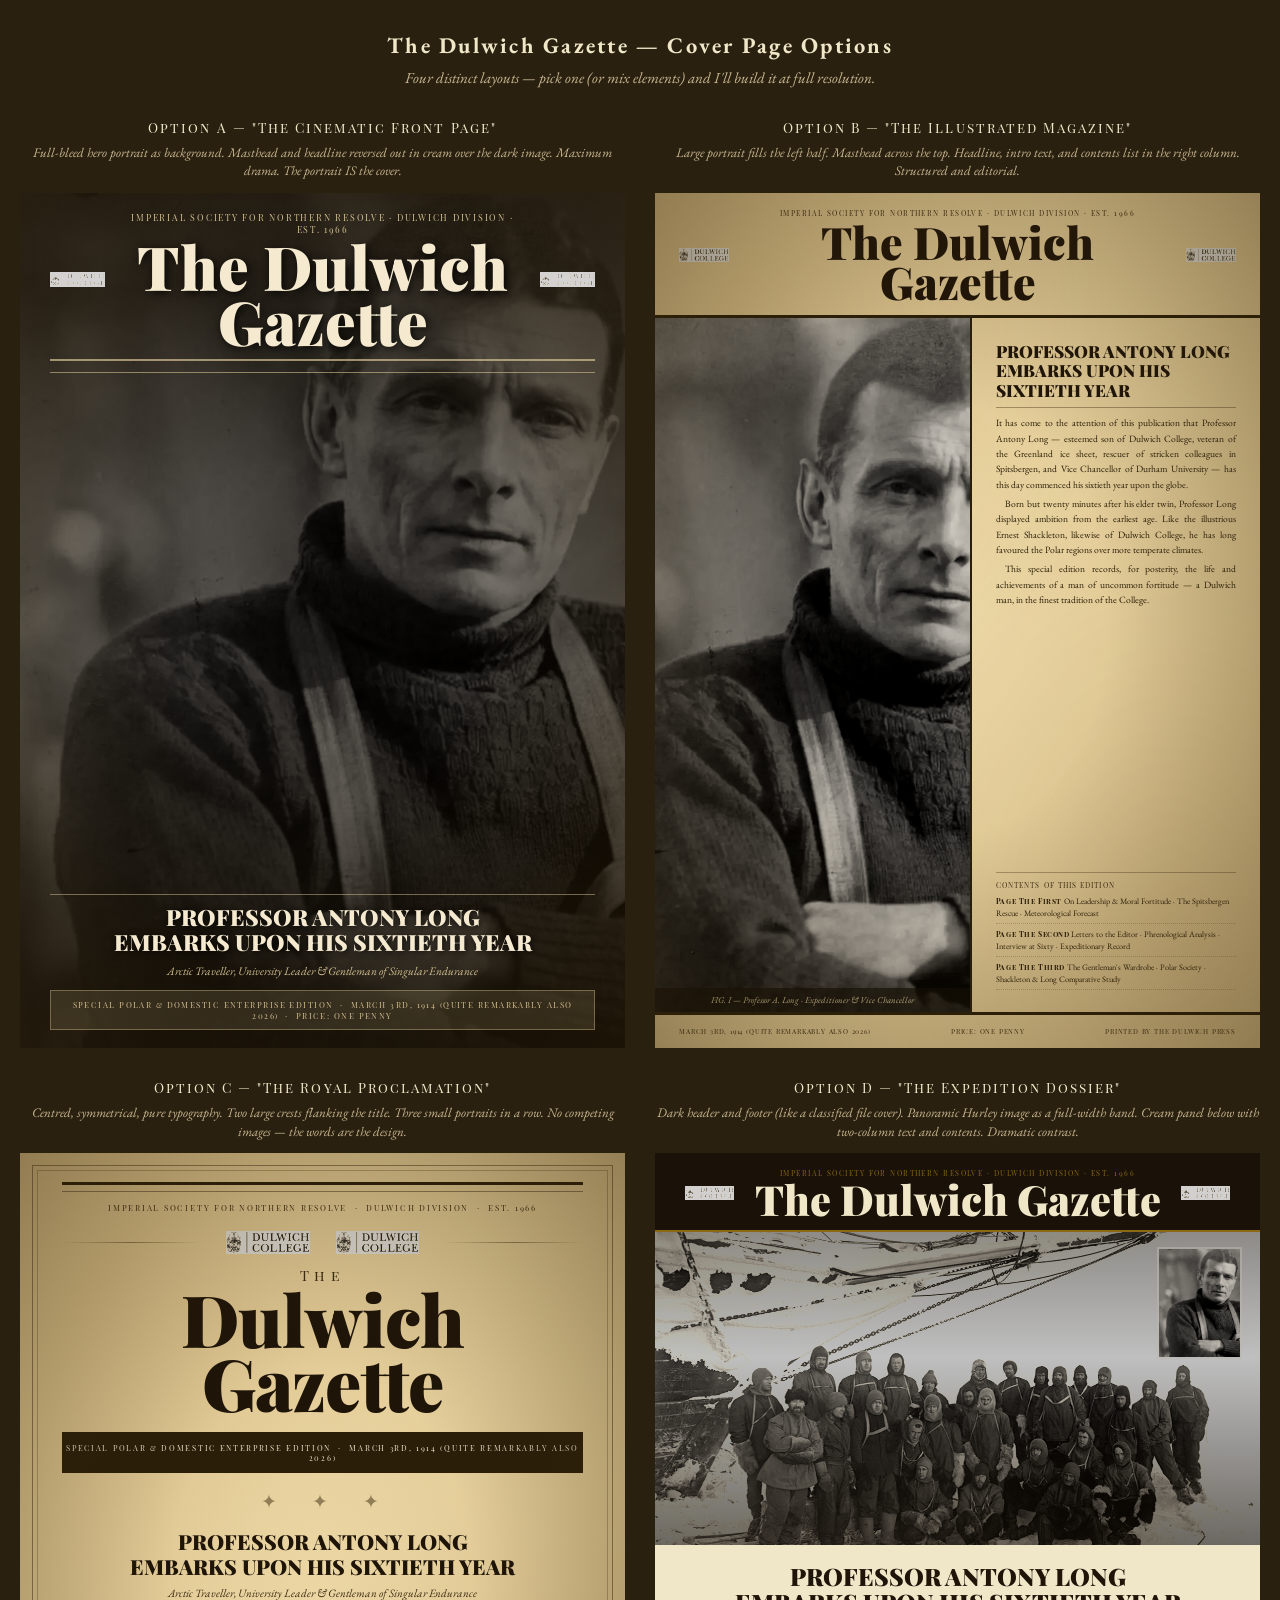
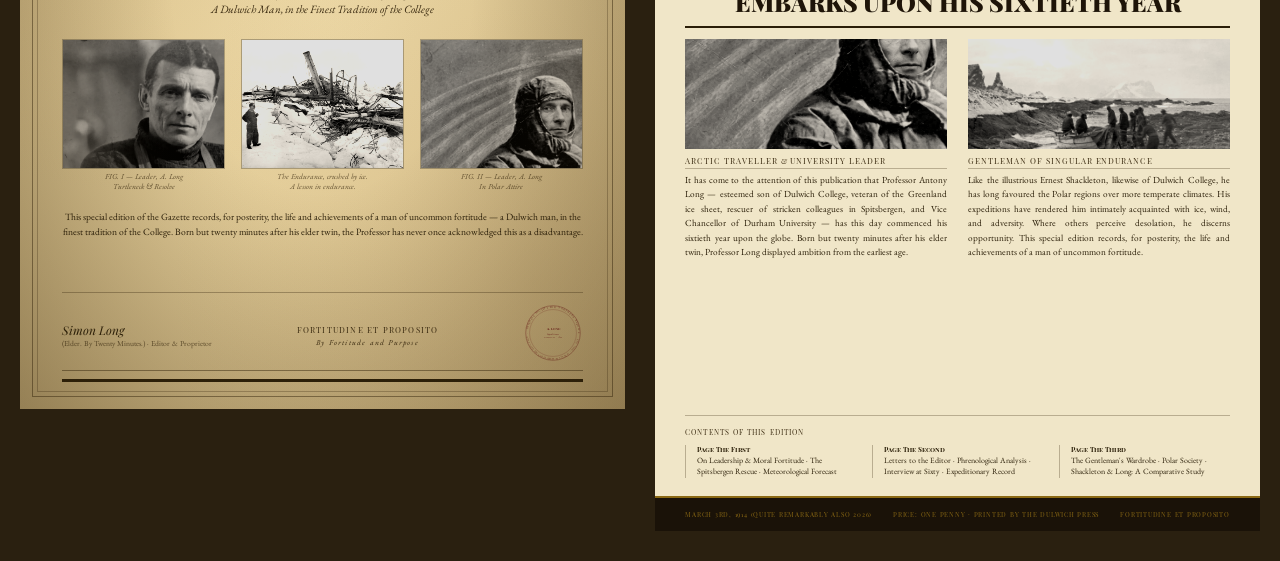
<file: cover-options.html>
<!DOCTYPE html>
<html lang="en">
<head>
  <meta charset="UTF-8" />
  <title>Cover Layout Options</title>
  <link href="https://fonts.googleapis.com/css2?family=Playfair+Display+SC:wght@400;700;900&family=Playfair+Display:ital,wght@0,400;0,700;0,900;1,400;1,700&family=EB+Garamond:ital,wght@0,400;0,500;0,600;1,400;1,500&family=Cinzel+Decorative:wght@700;900&display=swap" rel="stylesheet"/>
  <style>
    *, *::before, *::after { box-sizing: border-box; margin: 0; padding: 0; }
    body { background: #2a2010; font-family: sans-serif; padding: 30px 20px; }
    h1 { color: #f0e6c8; font-family: 'EB Garamond', serif; text-align: center; margin-bottom: 8px; font-size: 1.4rem; letter-spacing: 0.1em; }
    .subtitle { color: #c8b890; font-family: 'EB Garamond', serif; text-align: center; font-style: italic; margin-bottom: 30px; font-size: 0.95rem; }
    .grid { display: grid; grid-template-columns: 1fr 1fr; gap: 30px; max-width: 1400px; margin: 0 auto; }
    .option { display: flex; flex-direction: column; }
    .option-label { color: #f0e6c8; font-family: 'Playfair Display SC', serif; font-size: 0.85rem; letter-spacing: 0.15em; margin-bottom: 8px; text-align: center; }
    .option-desc { color: #c8b890; font-family: 'EB Garamond', serif; font-size: 0.82rem; font-style: italic; margin-bottom: 12px; text-align: center; line-height: 1.4; }

    /* ── SHARED PAPER TEXTURE ── */
    .paper {
      background-color: #f0e6c8;
      background-image:
        radial-gradient(ellipse at 15% 15%, rgba(160,120,60,0.15) 0%, transparent 50%),
        radial-gradient(ellipse at 85% 85%, rgba(120,80,30,0.12) 0%, transparent 50%),
        radial-gradient(ellipse at 50% 50%, rgba(240,220,170,1) 0%, rgba(215,190,135,1) 100%);
      position: relative;
      overflow: hidden;
    }
    .paper::after {
      content: '';
      position: absolute;
      inset: 0;
      background: radial-gradient(ellipse at center, transparent 35%, rgba(50,35,10,0.4) 100%);
      pointer-events: none;
      z-index: 1;
    }
    .bw { filter: grayscale(100%) sepia(15%) contrast(1.1) brightness(0.9); }

    /* ══════════════════════════════════════════
       OPTION A — THE BROADSHEET FRONT PAGE
       Full-bleed hero portrait, masthead over image
    ══════════════════════════════════════════ */
    .option-a {
      width: 100%;
      aspect-ratio: 297 / 420;
      position: relative;
    }
    .option-a .hero-full {
      position: absolute;
      inset: 0;
      z-index: 0;
    }
    .option-a .hero-full img {
      width: 100%;
      height: 100%;
      object-fit: cover;
      object-position: center top;
      filter: grayscale(100%) sepia(20%) contrast(1.05) brightness(0.65);
    }
    .option-a .overlay-gradient {
      position: absolute;
      inset: 0;
      background: linear-gradient(
        to bottom,
        rgba(15,10,3,0.75) 0%,
        rgba(15,10,3,0.2) 35%,
        rgba(15,10,3,0.1) 55%,
        rgba(15,10,3,0.85) 100%
      );
      z-index: 1;
    }
    .option-a .content {
      position: absolute;
      inset: 0;
      z-index: 2;
      display: flex;
      flex-direction: column;
      padding: 3% 5%;
    }
    .option-a .top-section {
      display: flex;
      align-items: center;
      gap: 3%;
      margin-bottom: 1.5%;
    }
    .option-a .crest-a {
      width: 10%;
      filter: grayscale(100%) sepia(30%) brightness(1.8) contrast(0.8);
      opacity: 0.9;
    }
    .option-a .masthead-a {
      flex: 1;
      text-align: center;
    }
    .option-a .kicker-a {
      font-family: 'Playfair Display SC', serif;
      font-size: 0.55rem;
      letter-spacing: 0.2em;
      color: #d4c090;
      display: block;
      margin-bottom: 1%;
    }
    .option-a .title-a {
      font-family: 'Playfair Display', serif;
      font-size: 3.8rem;
      font-weight: 900;
      color: #f5ead0;
      line-height: 0.9;
      text-shadow: 2px 2px 8px rgba(0,0,0,0.8);
    }
    .option-a .rule-a {
      width: 100%;
      height: 1px;
      background: rgba(212,192,144,0.6);
      margin: 1.5% 0;
    }
    .option-a .rule-a-thick {
      width: 100%;
      height: 2px;
      background: rgba(212,192,144,0.7);
      margin: 0.5% 0;
    }
    .option-a .bottom-section {
      margin-top: auto;
      border-top: 1px solid rgba(212,192,144,0.5);
      padding-top: 2%;
    }
    .option-a .headline-a {
      font-family: 'Playfair Display', serif;
      font-size: 1.4rem;
      font-weight: 900;
      color: #f5ead0;
      line-height: 1.1;
      text-align: center;
      margin-bottom: 1.5%;
      text-shadow: 1px 1px 6px rgba(0,0,0,0.9);
    }
    .option-a .deck-a {
      font-family: 'EB Garamond', serif;
      font-size: 0.72rem;
      font-style: italic;
      color: #d4c090;
      text-align: center;
      line-height: 1.4;
      margin-bottom: 2%;
    }
    .option-a .subtitle-band-a {
      background: rgba(212,192,144,0.15);
      border: 1px solid rgba(212,192,144,0.4);
      padding: 1.5% 3%;
      text-align: center;
    }
    .option-a .subtitle-band-a p {
      font-family: 'Playfair Display SC', serif;
      font-size: 0.5rem;
      letter-spacing: 0.18em;
      color: #d4c090;
    }

    /* ══════════════════════════════════════════
       OPTION B — THE ILLUSTRATED MAGAZINE
       Large portrait left, masthead + text right
    ══════════════════════════════════════════ */
    .option-b {
      width: 100%;
      aspect-ratio: 297 / 420;
      display: flex;
      flex-direction: column;
    }
    .option-b .masthead-b {
      padding: 2.5% 4% 2%;
      border-bottom: 3px solid #2A1E08;
      display: flex;
      align-items: center;
      gap: 3%;
    }
    .option-b .crest-b {
      width: 9%;
      filter: grayscale(100%) sepia(30%) contrast(1.1) brightness(0.85);
      opacity: 0.88;
    }
    .option-b .title-b-wrap {
      flex: 1;
      text-align: center;
    }
    .option-b .kicker-b {
      font-family: 'Playfair Display SC', serif;
      font-size: 0.45rem;
      letter-spacing: 0.2em;
      color: #3A2A10;
      display: block;
      margin-bottom: 1%;
    }
    .option-b .title-b {
      font-family: 'Playfair Display', serif;
      font-size: 2.8rem;
      font-weight: 900;
      color: #1E1408;
      line-height: 0.9;
    }
    .option-b .body-b {
      flex: 1;
      display: flex;
      gap: 0;
    }
    .option-b .portrait-col-b {
      width: 52%;
      flex-shrink: 0;
      position: relative;
      overflow: hidden;
    }
    .option-b .portrait-col-b img {
      width: 100%;
      height: 100%;
      object-fit: cover;
      object-position: center top;
      filter: grayscale(100%) sepia(18%) contrast(1.12) brightness(0.88);
      display: block;
    }
    .option-b .portrait-col-b .fig-label {
      position: absolute;
      bottom: 0;
      left: 0;
      right: 0;
      background: rgba(15,10,3,0.65);
      padding: 2% 3%;
      font-family: 'EB Garamond', serif;
      font-size: 0.55rem;
      font-style: italic;
      color: #d4c090;
      text-align: center;
    }
    .option-b .text-col-b {
      flex: 1;
      padding: 4% 4% 3%;
      display: flex;
      flex-direction: column;
      border-left: 2px solid #2A1E08;
    }
    .option-b .headline-b {
      font-family: 'Playfair Display', serif;
      font-size: 1.05rem;
      font-weight: 900;
      color: #1E1408;
      line-height: 1.15;
      margin-bottom: 3%;
      padding-bottom: 3%;
      border-bottom: 1px solid rgba(58,42,16,0.4);
    }
    .option-b .body-text-b {
      font-family: 'EB Garamond', serif;
      font-size: 0.6rem;
      color: #2A1E08;
      line-height: 1.6;
      text-align: justify;
      flex: 1;
    }
    .option-b .contents-b {
      margin-top: 4%;
      border-top: 1px solid rgba(58,42,16,0.35);
      padding-top: 3%;
    }
    .option-b .contents-head-b {
      font-family: 'Playfair Display SC', serif;
      font-size: 0.45rem;
      letter-spacing: 0.15em;
      color: #3A2A10;
      margin-bottom: 2%;
    }
    .option-b .contents-item-b {
      font-family: 'EB Garamond', serif;
      font-size: 0.52rem;
      color: #2A1E08;
      line-height: 1.5;
      border-bottom: 1px dotted rgba(58,42,16,0.25);
      padding-bottom: 1.5%;
      margin-bottom: 1.5%;
    }
    .option-b .footer-b {
      padding: 2% 4%;
      border-top: 3px solid #2A1E08;
      display: flex;
      justify-content: space-between;
      align-items: center;
    }
    .option-b .footer-text-b {
      font-family: 'Playfair Display SC', serif;
      font-size: 0.42rem;
      letter-spacing: 0.12em;
      color: #3A2A10;
    }

    /* ══════════════════════════════════════════
       OPTION C — THE PROCLAMATION
       Centred, symmetrical, formal, no hero image
       — pure typography and ornament
    ══════════════════════════════════════════ */
    .option-c {
      width: 100%;
      aspect-ratio: 297 / 420;
      display: flex;
      flex-direction: column;
      align-items: center;
      padding: 4% 7%;
    }
    .option-c .border-c {
      position: absolute;
      inset: 12px;
      border: 1.5px solid rgba(58,42,16,0.5);
      pointer-events: none;
    }
    .option-c .border-c-inner {
      position: absolute;
      inset: 17px;
      border: 0.5px solid rgba(58,42,16,0.3);
      pointer-events: none;
    }
    .option-c .rule-thick-c { width: 100%; height: 3px; background: #2A1E08; margin: 1% 0 0.5%; }
    .option-c .rule-thin-c { width: 100%; height: 1px; background: rgba(58,42,16,0.5); margin: 0.5% 0; }
    .option-c .kicker-c {
      font-family: 'Playfair Display SC', serif;
      font-size: 0.5rem;
      letter-spacing: 0.22em;
      color: #3A2A10;
      text-align: center;
      margin: 1.5% 0;
    }
    .option-c .crests-c {
      display: flex;
      align-items: center;
      justify-content: center;
      gap: 5%;
      width: 100%;
      margin: 2% 0;
    }
    .option-c .crest-c {
      width: 16%;
      filter: grayscale(100%) sepia(30%) contrast(1.1) brightness(0.85);
      opacity: 0.88;
    }
    .option-c .crest-rule-c {
      flex: 1;
      height: 1px;
      background: linear-gradient(to right, transparent, rgba(58,42,16,0.5), transparent);
    }
    .option-c .the-c {
      font-family: 'Playfair Display SC', serif;
      font-size: 0.9rem;
      letter-spacing: 0.35em;
      color: #3A2A10;
      text-align: center;
      margin-bottom: 0.5%;
    }
    .option-c .title-c {
      font-family: 'Playfair Display', serif;
      font-size: 4.5rem;
      font-weight: 900;
      color: #1E1408;
      line-height: 0.88;
      text-align: center;
      letter-spacing: -0.01em;
    }
    .option-c .dark-band-c {
      width: 100%;
      background: #2A1E08;
      padding: 2% 0;
      text-align: center;
      margin: 2% 0;
    }
    .option-c .dark-band-c p {
      font-family: 'Playfair Display SC', serif;
      font-size: 0.48rem;
      letter-spacing: 0.22em;
      color: #f0e6c8;
    }
    .option-c .ornament-c {
      font-family: 'EB Garamond', serif;
      font-size: 1.2rem;
      color: rgba(58,42,16,0.5);
      letter-spacing: 0.3em;
      margin: 1% 0;
    }
    .option-c .proclamation-c {
      font-family: 'Playfair Display', serif;
      font-size: 1.3rem;
      font-weight: 900;
      color: #1E1408;
      text-align: center;
      line-height: 1.2;
      margin: 2% 0 1%;
    }
    .option-c .deck-c {
      font-family: 'EB Garamond', serif;
      font-size: 0.7rem;
      font-style: italic;
      color: #3A2A10;
      text-align: center;
      line-height: 1.5;
      margin-bottom: 2%;
    }
    .option-c .portraits-row-c {
      display: flex;
      gap: 3%;
      width: 100%;
      margin: 2% 0;
    }
    .option-c .portrait-c {
      flex: 1;
      display: flex;
      flex-direction: column;
      align-items: center;
    }
    .option-c .portrait-c img {
      width: 100%;
      height: 130px;
      object-fit: cover;
      object-position: center top;
      filter: grayscale(100%) sepia(18%) contrast(1.12) brightness(0.88);
      border: 1px solid rgba(58,42,16,0.3);
    }
    .option-c .portrait-c-cap {
      font-family: 'EB Garamond', serif;
      font-size: 0.48rem;
      font-style: italic;
      color: #3A2A10;
      text-align: center;
      margin-top: 1%;
      opacity: 0.75;
    }
    .option-c .body-c {
      font-family: 'EB Garamond', serif;
      font-size: 0.6rem;
      color: #2A1E08;
      line-height: 1.6;
      text-align: center;
      margin: 1.5% 0;
    }
    .option-c .seal-row-c {
      display: flex;
      align-items: center;
      justify-content: space-between;
      width: 100%;
      margin-top: auto;
      padding-top: 2%;
      border-top: 1px solid rgba(58,42,16,0.35);
    }
    .option-c .sig-c {
      font-family: 'Playfair Display', serif;
      font-size: 0.75rem;
      font-style: italic;
      color: #2A1E08;
    }
    .option-c .motto-c {
      font-family: 'Playfair Display SC', serif;
      font-size: 0.5rem;
      letter-spacing: 0.15em;
      color: #3A2A10;
      text-align: center;
    }
    .option-c .seal-c svg { width: 60px; height: 60px; }

    /* ══════════════════════════════════════════
       OPTION D — THE EXPEDITION DOSSIER
       Dark background, full-bleed panoramic image
       at top, cream panel below with all text
    ══════════════════════════════════════════ */
    .option-d {
      width: 100%;
      aspect-ratio: 297 / 420;
      display: flex;
      flex-direction: column;
    }
    .option-d .top-dark {
      background: #1a1208;
      padding: 2.5% 5% 2%;
      display: flex;
      align-items: center;
      gap: 3%;
      border-bottom: 2px solid #8B6914;
    }
    .option-d .crest-d {
      width: 9%;
      filter: grayscale(100%) sepia(30%) brightness(1.6) contrast(0.9);
      opacity: 0.85;
    }
    .option-d .masthead-d {
      flex: 1;
      text-align: center;
    }
    .option-d .kicker-d {
      font-family: 'Playfair Display SC', serif;
      font-size: 0.45rem;
      letter-spacing: 0.2em;
      color: #8B6914;
      display: block;
      margin-bottom: 0.5%;
    }
    .option-d .title-d {
      font-family: 'Playfair Display', serif;
      font-size: 2.6rem;
      font-weight: 900;
      color: #f0e6c8;
      line-height: 0.9;
    }
    .option-d .hero-panorama {
      height: 32%;
      overflow: hidden;
      position: relative;
    }
    .option-d .hero-panorama img {
      width: 100%;
      height: 100%;
      object-fit: cover;
      object-position: center 30%;
      filter: grayscale(100%) sepia(25%) contrast(1.1) brightness(0.75);
    }
    .option-d .panorama-overlay {
      position: absolute;
      inset: 0;
      background: linear-gradient(to bottom, rgba(26,18,8,0.3) 0%, rgba(26,18,8,0.0) 40%, rgba(26,18,8,0.5) 100%);
    }
    .option-d .stamp-d {
      position: absolute;
      top: 5%;
      right: 3%;
      width: 14%;
    }
    .option-d .stamp-d img {
      width: 100%;
      filter: grayscale(100%) sepia(18%) contrast(1.12) brightness(0.88);
      border: 2px solid rgba(212,192,144,0.5);
    }
    .option-d .cream-panel {
      flex: 1;
      background: #f0e6c8;
      padding: 3% 5%;
      display: flex;
      flex-direction: column;
    }
    .option-d .headline-d {
      font-family: 'Playfair Display', serif;
      font-size: 1.5rem;
      font-weight: 900;
      color: #1E1408;
      line-height: 1.1;
      text-align: center;
      padding-bottom: 2%;
      border-bottom: 2px solid #2A1E08;
      margin-bottom: 2%;
    }
    .option-d .two-col-d {
      display: flex;
      gap: 4%;
      flex: 1;
    }
    .option-d .col-d {
      flex: 1;
      display: flex;
      flex-direction: column;
    }
    .option-d .col-d-img {
      width: 100%;
      height: 110px;
      object-fit: cover;
      filter: grayscale(100%) sepia(18%) contrast(1.12) brightness(0.88);
      margin-bottom: 2%;
    }
    .option-d .col-d-head {
      font-family: 'Playfair Display SC', serif;
      font-size: 0.5rem;
      letter-spacing: 0.12em;
      color: #3A2A10;
      margin-bottom: 1.5%;
      border-bottom: 1px solid rgba(58,42,16,0.3);
      padding-bottom: 1%;
    }
    .option-d .col-d-body {
      font-family: 'EB Garamond', serif;
      font-size: 0.58rem;
      color: #2A1E08;
      line-height: 1.55;
      text-align: justify;
    }
    .option-d .contents-d {
      margin-top: 2%;
      border-top: 1px solid rgba(58,42,16,0.3);
      padding-top: 2%;
    }
    .option-d .contents-head-d {
      font-family: 'Playfair Display SC', serif;
      font-size: 0.45rem;
      letter-spacing: 0.15em;
      color: #3A2A10;
      margin-bottom: 1.5%;
    }
    .option-d .contents-row-d {
      display: flex;
      gap: 3%;
    }
    .option-d .contents-item-d {
      flex: 1;
      font-family: 'EB Garamond', serif;
      font-size: 0.5rem;
      color: #2A1E08;
      line-height: 1.4;
      border-left: 1px solid rgba(58,42,16,0.3);
      padding-left: 2%;
    }
    .option-d .contents-item-d strong {
      font-family: 'Playfair Display SC', serif;
      font-size: 0.42rem;
      display: block;
      margin-bottom: 0.5%;
    }
    .option-d .footer-d {
      background: #1a1208;
      padding: 2% 5%;
      display: flex;
      justify-content: space-between;
      align-items: center;
      border-top: 2px solid #8B6914;
    }
    .option-d .footer-text-d {
      font-family: 'Playfair Display SC', serif;
      font-size: 0.4rem;
      letter-spacing: 0.12em;
      color: #8B6914;
    }
  </style>
</head>
<body>

<h1>The Dulwich Gazette — Cover Page Options</h1>
<p class="subtitle">Four distinct layouts — pick one (or mix elements) and I'll build it at full resolution.</p>

<div class="grid">

  <!-- ══ OPTION A ══ -->
  <div class="option">
    <p class="option-label">Option A — "The Cinematic Front Page"</p>
    <p class="option-desc">Full-bleed hero portrait as background. Masthead and headline reversed out in cream over the dark image. Maximum drama. The portrait IS the cover.</p>
    <div class="paper option-a">
      <div class="hero-full">
        <img src="images/shackleton_portrait.jpg" alt="" />
      </div>
      <div class="overlay-gradient"></div>
      <div class="content">
        <!-- Top masthead -->
        <div class="top-section">
          <img src="images/dulwich_crest.jpg" class="crest-a" alt="" />
          <div class="masthead-a">
            <span class="kicker-a">IMPERIAL SOCIETY FOR NORTHERN RESOLVE · DULWICH DIVISION · EST. 1966</span>
            <div class="title-a">The Dulwich Gazette</div>
          </div>
          <img src="images/dulwich_crest.jpg" class="crest-a" alt="" />
        </div>
        <div class="rule-a-thick"></div>
        <div class="rule-a"></div>
        <!-- Bottom headline -->
        <div class="bottom-section">
          <div class="headline-a">PROFESSOR ANTONY LONG<br/>EMBARKS UPON HIS SIXTIETH YEAR</div>
          <div class="deck-a">Arctic Traveller, University Leader &amp; Gentleman of Singular Endurance</div>
          <div class="subtitle-band-a">
            <p>SPECIAL POLAR &amp; DOMESTIC ENTERPRISE EDITION &nbsp;·&nbsp; MARCH 3RD, 1914 (QUITE REMARKABLY ALSO 2026) &nbsp;·&nbsp; PRICE: ONE PENNY</p>
          </div>
        </div>
      </div>
    </div>
  </div>

  <!-- ══ OPTION B ══ -->
  <div class="option">
    <p class="option-label">Option B — "The Illustrated Magazine"</p>
    <p class="option-desc">Large portrait fills the left half. Masthead across the top. Headline, intro text, and contents list in the right column. Structured and editorial.</p>
    <div class="paper option-b">
      <!-- Masthead across full width -->
      <div class="masthead-b">
        <img src="images/dulwich_crest.jpg" class="crest-b" alt="" />
        <div class="title-b-wrap">
          <span class="kicker-b">IMPERIAL SOCIETY FOR NORTHERN RESOLVE · DULWICH DIVISION · EST. 1966</span>
          <div class="title-b">The Dulwich Gazette</div>
        </div>
        <img src="images/dulwich_crest.jpg" class="crest-b" alt="" />
      </div>
      <!-- Body: portrait left, text right -->
      <div class="body-b">
        <div class="portrait-col-b">
          <img src="images/shackleton_portrait.jpg" alt="" />
          <div class="fig-label">FIG. I — Professor A. Long · Expeditioner &amp; Vice Chancellor</div>
        </div>
        <div class="text-col-b">
          <div class="headline-b">PROFESSOR ANTONY LONG EMBARKS UPON HIS SIXTIETH YEAR</div>
          <div class="body-text-b">
            <p>It has come to the attention of this publication that Professor Antony Long — esteemed son of Dulwich College, veteran of the Greenland ice sheet, rescuer of stricken colleagues in Spitsbergen, and Vice Chancellor of Durham University — has this day commenced his sixtieth year upon the globe.</p>
            <p style="text-indent:1em; margin-top:4px;">Born but twenty minutes after his elder twin, Professor Long displayed ambition from the earliest age. Like the illustrious Ernest Shackleton, likewise of Dulwich College, he has long favoured the Polar regions over more temperate climates.</p>
            <p style="text-indent:1em; margin-top:4px;">This special edition records, for posterity, the life and achievements of a man of uncommon fortitude — a Dulwich man, in the finest tradition of the College.</p>
          </div>
          <div class="contents-b">
            <div class="contents-head-b">CONTENTS OF THIS EDITION</div>
            <div class="contents-item-b"><strong style="font-family:'Playfair Display SC',serif; font-size:0.45rem; letter-spacing:0.08em;">Page The First</strong> On Leadership &amp; Moral Fortitude · The Spitsbergen Rescue · Meteorological Forecast</div>
            <div class="contents-item-b"><strong style="font-family:'Playfair Display SC',serif; font-size:0.45rem; letter-spacing:0.08em;">Page The Second</strong> Letters to the Editor · Phrenological Analysis · Interview at Sixty · Expeditionary Record</div>
            <div class="contents-item-b"><strong style="font-family:'Playfair Display SC',serif; font-size:0.45rem; letter-spacing:0.08em;">Page The Third</strong> The Gentleman's Wardrobe · Polar Society · Shackleton &amp; Long Comparative Study</div>
          </div>
        </div>
      </div>
      <!-- Footer -->
      <div class="footer-b">
        <span class="footer-text-b">MARCH 3RD, 1914 (QUITE REMARKABLY ALSO 2026)</span>
        <span class="footer-text-b">PRICE: ONE PENNY</span>
        <span class="footer-text-b">PRINTED BY THE DULWICH PRESS</span>
      </div>
    </div>
  </div>

  <!-- ══ OPTION C ══ -->
  <div class="option">
    <p class="option-label">Option C — "The Royal Proclamation"</p>
    <p class="option-desc">Centred, symmetrical, pure typography. Two large crests flanking the title. Three small portraits in a row. No competing images — the words are the design.</p>
    <div class="paper option-c" style="position:relative;">
      <div class="border-c"></div>
      <div class="border-c-inner"></div>
      <div class="rule-thick-c"></div>
      <div class="rule-thin-c"></div>
      <p class="kicker-c">IMPERIAL SOCIETY FOR NORTHERN RESOLVE &nbsp;·&nbsp; DULWICH DIVISION &nbsp;·&nbsp; EST. 1966</p>
      <div class="crests-c">
        <div class="crest-rule-c"></div>
        <img src="images/dulwich_crest.jpg" class="crest-c" alt="" />
        <img src="images/dulwich_crest.jpg" class="crest-c" alt="" />
        <div class="crest-rule-c"></div>
      </div>
      <p class="the-c">The</p>
      <h1 class="title-c">Dulwich<br/>Gazette</h1>
      <div class="dark-band-c">
        <p>SPECIAL POLAR &amp; DOMESTIC ENTERPRISE EDITION &nbsp;·&nbsp; MARCH 3RD, 1914 (QUITE REMARKABLY ALSO 2026)</p>
      </div>
      <p class="ornament-c">✦ &nbsp; ✦ &nbsp; ✦</p>
      <p class="proclamation-c">PROFESSOR ANTONY LONG<br/>EMBARKS UPON HIS SIXTIETH YEAR</p>
      <p class="deck-c">Arctic Traveller, University Leader &amp; Gentleman of Singular Endurance<br/>A Dulwich Man, in the Finest Tradition of the College</p>
      <div class="portraits-row-c">
        <div class="portrait-c">
          <img src="images/shackleton_portrait.jpg" alt="" />
          <p class="portrait-c-cap">FIG. I — Leader, A. Long<br/>Turtleneck &amp; Resolve</p>
        </div>
        <div class="portrait-c">
          <img src="images/hurley_crushed.jpg" alt="" />
          <p class="portrait-c-cap">The Endurance, crushed by ice.<br/>A lesson in endurance.</p>
        </div>
        <div class="portrait-c">
          <img src="images/shackleton_standing_new.jpg" alt="" />
          <p class="portrait-c-cap">FIG. II — Leader, A. Long<br/>In Polar Attire</p>
        </div>
      </div>
      <p class="body-c">This special edition of the Gazette records, for posterity, the life and achievements of a man of uncommon fortitude — a Dulwich man, in the finest tradition of the College. Born but twenty minutes after his elder twin, the Professor has never once acknowledged this as a disadvantage.</p>
      <div class="seal-row-c">
        <div>
          <p class="sig-c">Simon Long</p>
          <p style="font-family:'EB Garamond',serif; font-size:0.48rem; color:#3A2A10; opacity:0.75;">(Elder. By Twenty Minutes.) · Editor &amp; Proprietor</p>
        </div>
        <div class="motto-c">
          <p>FORTITUDINE ET PROPOSITO</p>
          <p style="font-family:'EB Garamond',serif; font-style:italic; font-size:0.48rem; margin-top:2px;">By Fortitude and Purpose</p>
        </div>
        <div class="seal-c">
          <svg viewBox="0 0 220 220" xmlns="http://www.w3.org/2000/svg">
            <defs>
              <path id="cArc" d="M 18,110 A 92,92 0 0,1 202,110" />
              <path id="cArcB" d="M 202,110 A 92,92 0 0,1 18,110" />
            </defs>
            <circle cx="110" cy="110" r="100" fill="none" stroke="#7A1E1E" stroke-width="1.5"/>
            <circle cx="110" cy="110" r="86" fill="none" stroke="#7A1E1E" stroke-width="0.8"/>
            <text font-family="Playfair Display SC, serif" font-size="9" fill="#7A1E1E" letter-spacing="2"><textPath href="#cArc" startOffset="5%">IMPERIAL SOCIETY FOR NORTHERN RESOLVE · DULWICH DIVISION</textPath></text>
            <text font-family="Playfair Display SC, serif" font-size="8" fill="#7A1E1E" letter-spacing="1.5"><textPath href="#cArcB" startOffset="8%">EST. 1966 · OFFICIAL EXPEDITIONARY SANCTION · Fortitudine et Proposito</textPath></text>
            <text x="110" y="100" text-anchor="middle" font-family="Playfair Display SC, serif" font-size="12" fill="#7A1E1E" font-weight="bold">A. LONG</text>
            <text x="110" y="116" text-anchor="middle" font-family="EB Garamond, serif" font-size="9" fill="#7A1E1E" font-style="italic">Expeditioner</text>
            <text x="110" y="130" text-anchor="middle" font-family="Playfair Display SC, serif" font-size="8" fill="#7A1E1E">DULWICH · 1966</text>
          </svg>
        </div>
      </div>
      <div class="rule-thin-c"></div>
      <div class="rule-thick-c"></div>
    </div>
  </div>

  <!-- ══ OPTION D ══ -->
  <div class="option">
    <p class="option-label">Option D — "The Expedition Dossier"</p>
    <p class="option-desc">Dark header and footer (like a classified file cover). Panoramic Hurley image as a full-width band. Cream panel below with two-column text and contents. Dramatic contrast.</p>
    <div class="option-d">
      <!-- Dark top bar -->
      <div class="top-dark">
        <img src="images/dulwich_crest.jpg" class="crest-d" alt="" />
        <div class="masthead-d">
          <span class="kicker-d">IMPERIAL SOCIETY FOR NORTHERN RESOLVE · DULWICH DIVISION · EST. 1966</span>
          <div class="title-d">The Dulwich Gazette</div>
        </div>
        <img src="images/dulwich_crest.jpg" class="crest-d" alt="" />
      </div>
      <!-- Panoramic image band -->
      <div class="hero-panorama">
        <img src="images/hurley_team.jpg" alt="" />
        <div class="panorama-overlay"></div>
        <!-- Small portrait stamp top-right -->
        <div class="stamp-d">
          <img src="images/shackleton_portrait.jpg" alt="" />
        </div>
      </div>
      <!-- Cream content panel -->
      <div class="cream-panel">
        <div class="headline-d">PROFESSOR ANTONY LONG<br/>EMBARKS UPON HIS SIXTIETH YEAR</div>
        <div class="two-col-d">
          <div class="col-d">
            <img src="images/shackleton_standing_new.jpg" class="col-d-img" alt="" />
            <p class="col-d-head">ARCTIC TRAVELLER &amp; UNIVERSITY LEADER</p>
            <p class="col-d-body">It has come to the attention of this publication that Professor Antony Long — esteemed son of Dulwich College, veteran of the Greenland ice sheet, rescuer of stricken colleagues in Spitsbergen, and Vice Chancellor of Durham University — has this day commenced his sixtieth year upon the globe. Born but twenty minutes after his elder twin, Professor Long displayed ambition from the earliest age.</p>
          </div>
          <div class="col-d">
            <img src="images/hurley_elephant_island.jpg" class="col-d-img" alt="" />
            <p class="col-d-head">GENTLEMAN OF SINGULAR ENDURANCE</p>
            <p class="col-d-body">Like the illustrious Ernest Shackleton, likewise of Dulwich College, he has long favoured the Polar regions over more temperate climates. His expeditions have rendered him intimately acquainted with ice, wind, and adversity. Where others perceive desolation, he discerns opportunity. This special edition records, for posterity, the life and achievements of a man of uncommon fortitude.</p>
          </div>
        </div>
        <div class="contents-d">
          <p class="contents-head-d">CONTENTS OF THIS EDITION</p>
          <div class="contents-row-d">
            <div class="contents-item-d"><strong>Page The First</strong> On Leadership &amp; Moral Fortitude · The Spitsbergen Rescue · Meteorological Forecast</div>
            <div class="contents-item-d"><strong>Page The Second</strong> Letters to the Editor · Phrenological Analysis · Interview at Sixty · Expeditionary Record</div>
            <div class="contents-item-d"><strong>Page The Third</strong> The Gentleman's Wardrobe · Polar Society · Shackleton &amp; Long: A Comparative Study</div>
          </div>
        </div>
      </div>
      <!-- Dark footer -->
      <div class="footer-d">
        <span class="footer-text-d">MARCH 3RD, 1914 (QUITE REMARKABLY ALSO 2026)</span>
        <span class="footer-text-d">PRICE: ONE PENNY · PRINTED BY THE DULWICH PRESS</span>
        <span class="footer-text-d">FORTITUDINE ET PROPOSITO</span>
      </div>
    </div>
  </div>

</div><!-- /grid -->

</body>
</html>
</file>
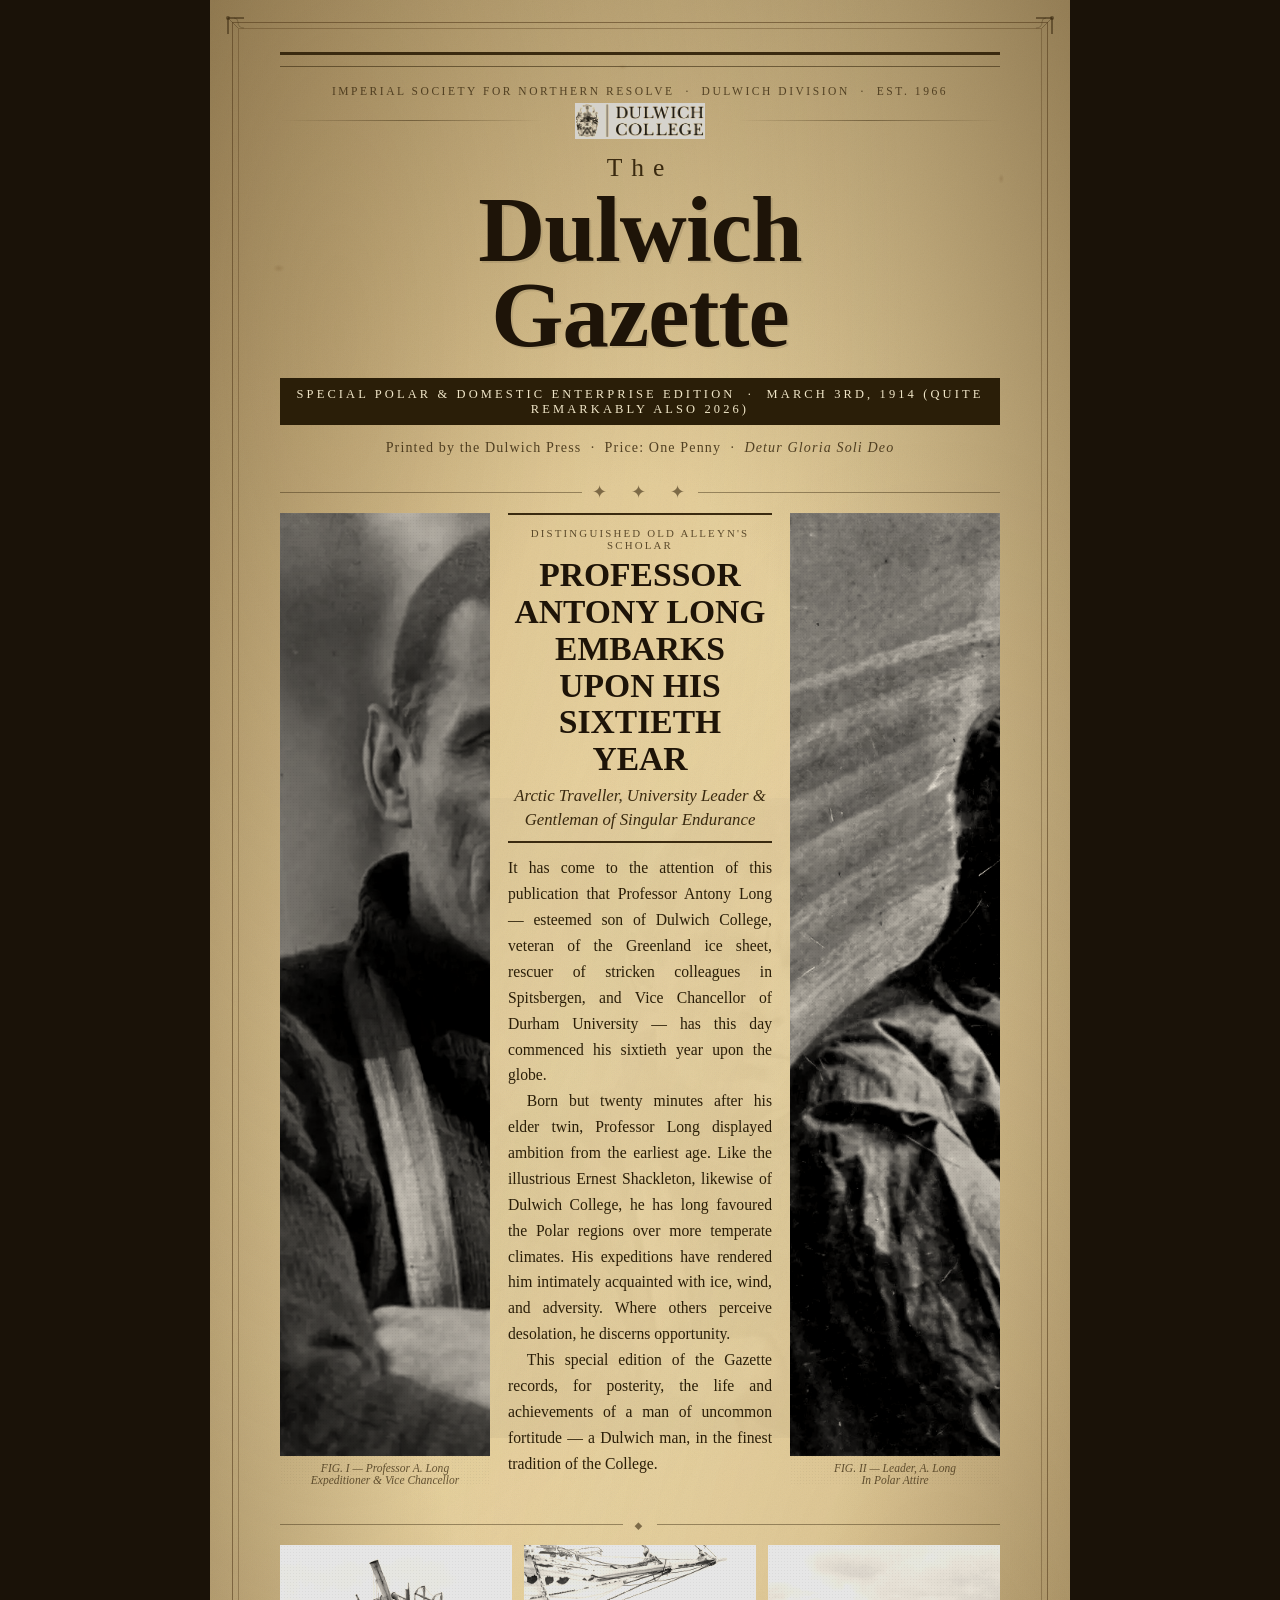
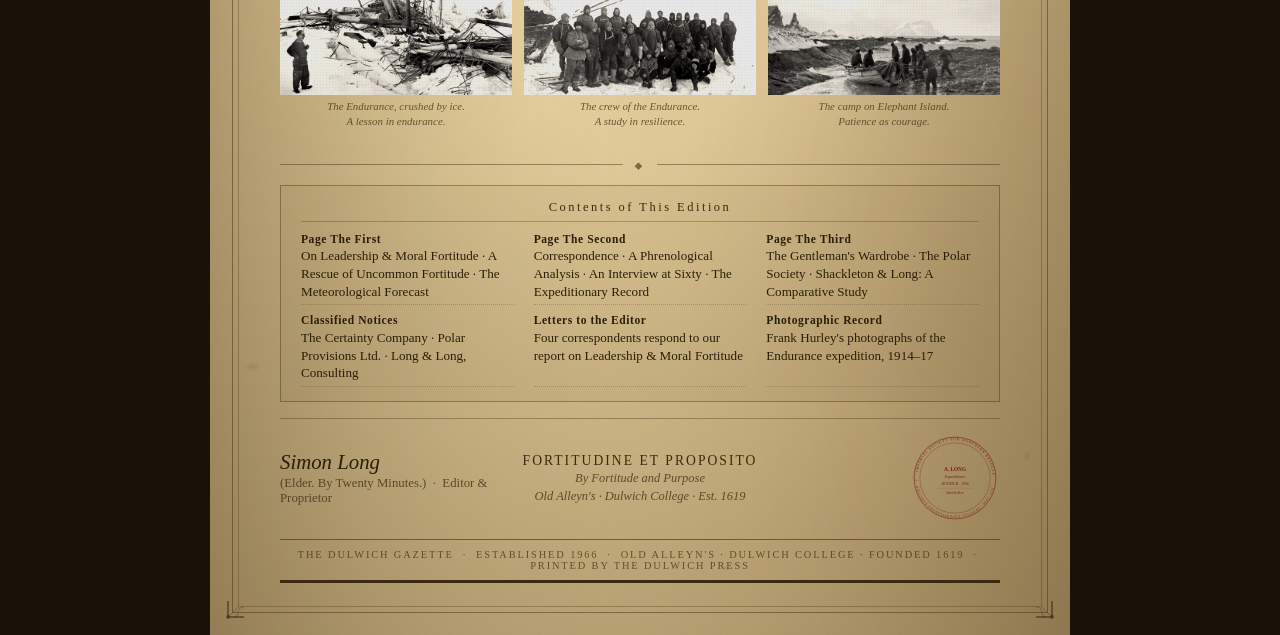
<file: cover.html>
<!DOCTYPE html>
<html lang="en">
<head>
  <meta charset="UTF-8" />
  <meta name="viewport" content="width=device-width, initial-scale=1.0" />
  <title>The Dulwich Gazette — Cover</title>
  <link rel="preconnect" href="https://fonts.googleapis.com" />
  <link rel="preconnect" href="https://fonts.gstatic.com" crossorigin />
  <link href="https://fonts.googleapis.com/css2?family=Playfair+Display+SC:ital,wght@0,400;0,700;0,900;1,400&family=Playfair+Display:ital,wght@0,400;0,700;0,900;1,400;1,700&family=EB+Garamond:ital,wght@0,400;0,500;0,600;1,400;1,500&family=Cinzel+Decorative:wght@400;700;900&family=Lora:ital,wght@0,400;0,700;1,400&display=swap" />
  <style>
    *, *::before, *::after { box-sizing: border-box; margin: 0; padding: 0; }

    html, body {
      width: 100%;
      min-height: 100vh;
      background: #1a1208;
    }

    /* ── AGED PAPER BACKGROUND ── */
    .cover-page {
      width: 860px;
      min-height: 1200px;
      margin: 0 auto;
      background-color: #f0e6c8;
      background-image:
        url("data:image/svg+xml,%3Csvg xmlns='http://www.w3.org/2000/svg' width='400' height='400'%3E%3Cfilter id='n'%3E%3CfeTurbulence type='fractalNoise' baseFrequency='0.75' numOctaves='4' stitchTiles='stitch'/%3E%3CfeColorMatrix type='saturate' values='0'/%3E%3C/filter%3E%3Crect width='400' height='400' filter='url(%23n)' opacity='0.08'/%3E%3C/svg%3E"),
        radial-gradient(ellipse at 15% 15%, rgba(160,120,60,0.18) 0%, transparent 55%),
        radial-gradient(ellipse at 85% 85%, rgba(120,80,30,0.15) 0%, transparent 55%),
        radial-gradient(ellipse at 50% 50%, rgba(240,220,170,1) 0%, rgba(220,195,140,1) 100%);
      position: relative;
      overflow: hidden;
      padding: 0;
    }

    /* ── FOXING / AGING SPOTS ── */
    .cover-page::before {
      content: '';
      position: absolute;
      inset: 0;
      background-image:
        radial-gradient(ellipse 6px 4px at 8% 12%, rgba(139,100,50,0.25) 0%, transparent 100%),
        radial-gradient(ellipse 3px 5px at 92% 8%, rgba(120,80,40,0.2) 0%, transparent 100%),
        radial-gradient(ellipse 8px 5px at 5% 88%, rgba(150,110,55,0.22) 0%, transparent 100%),
        radial-gradient(ellipse 4px 6px at 95% 92%, rgba(130,90,45,0.18) 0%, transparent 100%),
        radial-gradient(ellipse 5px 3px at 48% 3%, rgba(140,100,50,0.15) 0%, transparent 100%),
        radial-gradient(ellipse 3px 4px at 22% 55%, rgba(120,85,40,0.12) 0%, transparent 100%),
        radial-gradient(ellipse 6px 4px at 78% 42%, rgba(135,95,48,0.14) 0%, transparent 100%),
        radial-gradient(ellipse 4px 3px at 60% 97%, rgba(125,88,42,0.16) 0%, transparent 100%);
      pointer-events: none;
      z-index: 1;
    }

    /* ── VIGNETTE ── */
    .cover-page::after {
      content: '';
      position: absolute;
      inset: 0;
      background: radial-gradient(ellipse at center, transparent 40%, rgba(60,40,15,0.45) 100%);
      pointer-events: none;
      z-index: 2;
    }

    /* ── DECORATIVE BORDER FRAME ── */
    .border-frame {
      position: absolute;
      inset: 22px;
      border: 1.5px solid rgba(80,55,25,0.55);
      z-index: 3;
      pointer-events: none;
    }
    .border-frame-inner {
      position: absolute;
      inset: 28px;
      border: 0.5px solid rgba(80,55,25,0.35);
      z-index: 3;
      pointer-events: none;
    }

    /* ── CORNER ORNAMENTS ── */
    .corner {
      position: absolute;
      width: 48px;
      height: 48px;
      z-index: 4;
    }
    .corner svg { width: 100%; height: 100%; }
    .corner-tl { top: 14px; left: 14px; }
    .corner-tr { top: 14px; right: 14px; transform: scaleX(-1); }
    .corner-bl { bottom: 14px; left: 14px; transform: scaleY(-1); }
    .corner-br { bottom: 14px; right: 14px; transform: scale(-1,-1); }

    /* ── CONTENT WRAPPER ── */
    .cover-content {
      position: relative;
      z-index: 5;
      display: flex;
      flex-direction: column;
      align-items: center;
      padding: 52px 70px 52px;
      min-height: 1200px;
    }

    /* ── TOP RULE BAND ── */
    .top-rule-band {
      width: 100%;
      display: flex;
      flex-direction: column;
      align-items: center;
      gap: 4px;
      margin-bottom: 18px;
    }
    .rule-thick {
      width: 100%;
      height: 3px;
      background: #3A2A10;
    }
    .rule-thin {
      width: 100%;
      height: 1px;
      background: #3A2A10;
      opacity: 0.6;
    }
    .rule-gap { height: 3px; }

    /* ── KICKER ── */
    .cover-kicker {
      font-family: 'Playfair Display SC', serif;
      font-size: 0.72rem;
      font-weight: 400;
      letter-spacing: 0.22em;
      color: #3A2A10;
      text-align: center;
      opacity: 0.8;
      margin-bottom: 6px;
    }

    /* ── CREST ROW ── */
    .crest-row {
      display: flex;
      align-items: center;
      justify-content: center;
      gap: 32px;
      width: 100%;
      margin-bottom: 14px;
    }
    .crest-large {
      width: 130px;
      height: auto;
      filter: grayscale(100%) sepia(40%) contrast(1.1) brightness(0.85);
      opacity: 0.88;
    }
    .crest-divider {
      flex: 1;
      height: 1px;
      background: linear-gradient(to right, transparent, rgba(58,42,16,0.5), transparent);
    }

    /* ── MAIN TITLE ── */
    .cover-title-block {
      text-align: center;
      margin-bottom: 10px;
    }
    .cover-title {
      font-family: 'Playfair Display', serif;
      font-size: 5.8rem;
      font-weight: 900;
      color: #1E1408;
      line-height: 0.92;
      letter-spacing: -0.01em;
      text-align: center;
      text-shadow: 2px 2px 0 rgba(0,0,0,0.08);
    }
    .cover-title-the {
      font-family: 'Playfair Display SC', serif;
      font-size: 1.6rem;
      font-weight: 400;
      letter-spacing: 0.35em;
      color: #3A2A10;
      display: block;
      margin-bottom: 4px;
    }

    /* ── SUBTITLE BAND ── */
    .subtitle-band {
      width: 100%;
      background: #2A1E08;
      padding: 9px 0 8px;
      text-align: center;
      margin: 10px 0 14px;
    }
    .subtitle-band p {
      font-family: 'Playfair Display SC', serif;
      font-size: 0.78rem;
      letter-spacing: 0.25em;
      color: #f0e6c8;
      font-weight: 400;
    }

    /* ── EDITION LINE ── */
    .edition-line {
      font-family: 'EB Garamond', serif;
      font-size: 0.88rem;
      color: #3A2A10;
      text-align: center;
      letter-spacing: 0.08em;
      margin-bottom: 16px;
      opacity: 0.85;
    }

    /* ── HERO IMAGE AREA ── */
    .hero-image-area {
      width: 100%;
      display: flex;
      gap: 18px;
      align-items: stretch;
      margin-bottom: 18px;
    }
    .hero-portrait-cover {
      width: 210px;
      flex-shrink: 0;
      position: relative;
      display: flex;
      flex-direction: column;
    }
    .hero-portrait-cover img {
      width: 100%;
      flex: 1;
      object-fit: cover;
      object-position: center top;
      display: block;
      filter: grayscale(100%) sepia(20%) contrast(1.15) brightness(0.88);
    }
    .portrait-border {
      position: absolute;
      inset: -4px;
      border: 1px solid rgba(58,42,16,0.4);
      pointer-events: none;
    }
    .portrait-caption {
      font-family: 'EB Garamond', serif;
      font-size: 0.72rem;
      font-style: italic;
      color: #3A2A10;
      text-align: center;
      margin-top: 6px;
      opacity: 0.75;
    }

    /* ── CENTRE HERO TEXT ── */
    .hero-centre {
      flex: 1;
      display: flex;
      flex-direction: column;
      align-items: center;
      gap: 0;
      min-height: 100%;
    }

    /* ── HEADLINE BLOCK ── */
    .cover-headline-block {
      width: 100%;
      border-top: 2px solid #3A2A10;
      border-bottom: 2px solid #3A2A10;
      padding: 12px 0 10px;
      text-align: center;
      margin-bottom: 12px;
    }
    .cover-headline-kicker {
      font-family: 'Playfair Display SC', serif;
      font-size: 0.68rem;
      letter-spacing: 0.2em;
      color: #3A2A10;
      margin-bottom: 6px;
      opacity: 0.8;
    }
    .cover-headline-main {
      font-family: 'Playfair Display', serif;
      font-size: 2.1rem;
      font-weight: 900;
      color: #1E1408;
      line-height: 1.1;
      margin-bottom: 6px;
    }
    .cover-headline-deck {
      font-family: 'EB Garamond', serif;
      font-size: 1.05rem;
      font-style: italic;
      color: #3A2A10;
      line-height: 1.4;
    }

    /* ── BODY TEXT ── */
    .cover-body {
      font-family: 'EB Garamond', serif;
      font-size: 0.98rem;
      color: #2A1E08;
      line-height: 1.65;
      text-align: justify;
      hyphens: auto;
      margin-bottom: 10px;
    }
    .cover-body p + p {
      text-indent: 1.2em;
    }

    /* ── DECORATIVE ORNAMENT ── */
    .ornament-row {
      display: flex;
      align-items: center;
      gap: 10px;
      width: 100%;
      margin: 10px 0;
    }
    .ornament-rule {
      flex: 1;
      height: 1px;
      background: rgba(58,42,16,0.45);
    }
    .ornament-text {
      font-family: 'EB Garamond', serif;
      font-size: 1.1rem;
      color: rgba(58,42,16,0.6);
      letter-spacing: 0.15em;
    }

    /* ── THREE SMALL IMAGES ROW ── */
    .small-images-row {
      width: 100%;
      display: flex;
      gap: 12px;
      margin-bottom: 16px;
    }
    .small-img-block {
      flex: 1;
      display: flex;
      flex-direction: column;
      align-items: center;
    }
    .small-img-block img {
      width: 100%;
      height: 150px;
      object-fit: cover;
      object-position: center top;
      filter: grayscale(100%) sepia(18%) contrast(1.12) brightness(0.9);
      display: block;
    }
    .small-img-caption {
      font-family: 'EB Garamond', serif;
      font-size: 0.68rem;
      font-style: italic;
      color: #3A2A10;
      text-align: center;
      margin-top: 4px;
      opacity: 0.72;
      line-height: 1.3;
    }

    /* ── CONTENTS PANEL ── */
    .contents-panel {
      width: 100%;
      border: 1px solid rgba(58,42,16,0.4);
      padding: 14px 20px;
      margin-bottom: 16px;
      background: rgba(58,42,16,0.04);
    }
    .contents-head {
      font-family: 'Playfair Display SC', serif;
      font-size: 0.78rem;
      letter-spacing: 0.2em;
      color: #3A2A10;
      text-align: center;
      margin-bottom: 10px;
      border-bottom: 1px solid rgba(58,42,16,0.3);
      padding-bottom: 6px;
    }
    .contents-grid {
      display: grid;
      grid-template-columns: 1fr 1fr 1fr;
      gap: 8px 20px;
    }
    .contents-item {
      font-family: 'EB Garamond', serif;
      font-size: 0.82rem;
      color: #2A1E08;
      line-height: 1.35;
      border-bottom: 1px dotted rgba(58,42,16,0.25);
      padding-bottom: 4px;
    }
    .contents-item strong {
      font-family: 'Playfair Display SC', serif;
      font-size: 0.72rem;
      letter-spacing: 0.05em;
      display: block;
    }

    /* ── SEAL ROW ── */
    .cover-seal-row {
      width: 100%;
      display: flex;
      align-items: center;
      justify-content: space-between;
      gap: 20px;
      margin-top: auto;
      padding-top: 14px;
      border-top: 1px solid rgba(58,42,16,0.35);
    }
    .cover-seal-left {
      flex: 1;
    }
    .cover-sig-name {
      font-family: 'Playfair Display', serif;
      font-size: 1.3rem;
      font-style: italic;
      color: #2A1E08;
    }
    .cover-sig-note {
      font-family: 'EB Garamond', serif;
      font-size: 0.8rem;
      color: #3A2A10;
      opacity: 0.75;
      margin-top: 2px;
    }
    .cover-seal-centre {
      text-align: center;
    }
    .cover-motto {
      font-family: 'Playfair Display SC', serif;
      font-size: 0.85rem;
      letter-spacing: 0.15em;
      color: #3A2A10;
    }
    .cover-motto-sub {
      font-family: 'EB Garamond', serif;
      font-size: 0.78rem;
      font-style: italic;
      color: #3A2A10;
      opacity: 0.75;
      margin-top: 2px;
    }
    .cover-seal-right {
      flex: 1;
      display: flex;
      justify-content: flex-end;
    }
    .cover-seal-svg {
      width: 90px;
      height: 90px;
    }

    /* ── BOTTOM RULE BAND ── */
    .bottom-rule-band {
      width: 100%;
      display: flex;
      flex-direction: column;
      align-items: center;
      gap: 4px;
      margin-top: 16px;
    }
    .bottom-footer-text {
      font-family: 'Playfair Display SC', serif;
      font-size: 0.65rem;
      letter-spacing: 0.18em;
      color: #3A2A10;
      text-align: center;
      opacity: 0.7;
      margin: 5px 0;
    }

    /* ── HALFTONE OVERLAY ON IMAGES ── */
    .img-wrap {
      position: relative;
      overflow: hidden;
    }
    .img-wrap::after {
      content: '';
      position: absolute;
      inset: 0;
      background-image: url("data:image/svg+xml,%3Csvg xmlns='http://www.w3.org/2000/svg' width='3' height='3'%3E%3Ccircle cx='1.5' cy='1.5' r='0.5' fill='rgba(0,0,0,0.06)'/%3E%3C/svg%3E");
      pointer-events: none;
    }

    /* ── WATERMARK ── */
    .watermark {
      position: absolute;
      top: 50%;
      left: 50%;
      transform: translate(-50%, -50%);
      width: 480px;
      height: auto;
      opacity: 0.04;
      filter: grayscale(100%);
      z-index: 0;
      pointer-events: none;
    }
  </style>
</head>
<body>

<div class="cover-page">

  <!-- Decorative border -->
  <div class="border-frame"></div>
  <div class="border-frame-inner"></div>

  <!-- Corner ornaments -->
  <div class="corner corner-tl">
    <svg viewBox="0 0 48 48" xmlns="http://www.w3.org/2000/svg">
      <path d="M4,4 L20,4 M4,4 L4,20" stroke="#3A2A10" stroke-width="1.5" fill="none" opacity="0.7"/>
      <path d="M4,4 L14,14" stroke="#3A2A10" stroke-width="0.7" fill="none" opacity="0.5"/>
      <circle cx="4" cy="4" r="2" fill="#3A2A10" opacity="0.6"/>
      <path d="M10,4 Q14,4 14,8 Q14,14 20,14" stroke="#3A2A10" stroke-width="0.7" fill="none" opacity="0.45"/>
    </svg>
  </div>
  <div class="corner corner-tr">
    <svg viewBox="0 0 48 48" xmlns="http://www.w3.org/2000/svg">
      <path d="M4,4 L20,4 M4,4 L4,20" stroke="#3A2A10" stroke-width="1.5" fill="none" opacity="0.7"/>
      <path d="M4,4 L14,14" stroke="#3A2A10" stroke-width="0.7" fill="none" opacity="0.5"/>
      <circle cx="4" cy="4" r="2" fill="#3A2A10" opacity="0.6"/>
      <path d="M10,4 Q14,4 14,8 Q14,14 20,14" stroke="#3A2A10" stroke-width="0.7" fill="none" opacity="0.45"/>
    </svg>
  </div>
  <div class="corner corner-bl">
    <svg viewBox="0 0 48 48" xmlns="http://www.w3.org/2000/svg">
      <path d="M4,4 L20,4 M4,4 L4,20" stroke="#3A2A10" stroke-width="1.5" fill="none" opacity="0.7"/>
      <path d="M4,4 L14,14" stroke="#3A2A10" stroke-width="0.7" fill="none" opacity="0.5"/>
      <circle cx="4" cy="4" r="2" fill="#3A2A10" opacity="0.6"/>
      <path d="M10,4 Q14,4 14,8 Q14,14 20,14" stroke="#3A2A10" stroke-width="0.7" fill="none" opacity="0.45"/>
    </svg>
  </div>
  <div class="corner corner-br">
    <svg viewBox="0 0 48 48" xmlns="http://www.w3.org/2000/svg">
      <path d="M4,4 L20,4 M4,4 L4,20" stroke="#3A2A10" stroke-width="1.5" fill="none" opacity="0.7"/>
      <path d="M4,4 L14,14" stroke="#3A2A10" stroke-width="0.7" fill="none" opacity="0.5"/>
      <circle cx="4" cy="4" r="2" fill="#3A2A10" opacity="0.6"/>
      <path d="M10,4 Q14,4 14,8 Q14,14 20,14" stroke="#3A2A10" stroke-width="0.7" fill="none" opacity="0.45"/>
    </svg>
  </div>

  <!-- Watermark -->
  <img src="images/shackleton_portrait.jpg" alt="" class="watermark" aria-hidden="true" />

  <!-- MAIN CONTENT -->
  <div class="cover-content">

    <!-- TOP RULE -->
    <div class="top-rule-band">
      <div class="rule-thick"></div>
      <div class="rule-gap"></div>
      <div class="rule-thin"></div>
    </div>

    <!-- KICKER -->
    <p class="cover-kicker">IMPERIAL SOCIETY FOR NORTHERN RESOLVE &nbsp;·&nbsp; DULWICH DIVISION &nbsp;·&nbsp; EST. 1966</p>

    <!-- CREST ROW -->
    <div class="crest-row">
      <div class="crest-divider"></div>
      <img src="images/dulwich_crest.jpg" alt="Dulwich College Crest" class="crest-large" />
      <div class="crest-divider"></div>
    </div>

    <!-- TITLE -->
    <div class="cover-title-block">
      <span class="cover-title-the">The</span>
      <h1 class="cover-title">Dulwich<br/>Gazette</h1>
    </div>

    <!-- SUBTITLE BAND -->
    <div class="subtitle-band">
      <p>SPECIAL POLAR &amp; DOMESTIC ENTERPRISE EDITION &nbsp;·&nbsp; MARCH 3RD, 1914 (QUITE REMARKABLY ALSO 2026)</p>
    </div>

    <!-- EDITION LINE -->
    <p class="edition-line">Printed by the Dulwich Press &nbsp;·&nbsp; Price: One Penny &nbsp;·&nbsp; <em>Detur Gloria Soli Deo</em></p>

    <!-- ORNAMENT -->
    <div class="ornament-row">
      <div class="ornament-rule"></div>
      <span class="ornament-text">✦ &nbsp; ✦ &nbsp; ✦</span>
      <div class="ornament-rule"></div>
    </div>

    <!-- HERO IMAGE + HEADLINE -->
    <div class="hero-image-area">

      <!-- Left portrait -->
      <div class="hero-portrait-cover img-wrap">
        <div class="portrait-border"></div>
        <img src="images/shackleton_portrait.jpg" alt="Professor Antony Long" />
        <p class="portrait-caption">FIG. I — Professor A. Long<br/>Expeditioner &amp; Vice Chancellor</p>
      </div>

      <!-- Centre headline + text -->
      <div class="hero-centre">
        <div class="cover-headline-block">
          <p class="cover-headline-kicker">DISTINGUISHED OLD ALLEYN'S SCHOLAR</p>
          <h2 class="cover-headline-main">PROFESSOR ANTONY LONG<br/>EMBARKS UPON HIS SIXTIETH YEAR</h2>
          <p class="cover-headline-deck">Arctic Traveller, University Leader &amp; Gentleman of Singular Endurance</p>
        </div>

        <div class="cover-body">
          <p>It has come to the attention of this publication that Professor Antony Long — esteemed son of Dulwich College, veteran of the Greenland ice sheet, rescuer of stricken colleagues in Spitsbergen, and Vice Chancellor of Durham University — has this day commenced his sixtieth year upon the globe.</p>
          <p>Born but twenty minutes after his elder twin, Professor Long displayed ambition from the earliest age. Like the illustrious Ernest Shackleton, likewise of Dulwich College, he has long favoured the Polar regions over more temperate climates. His expeditions have rendered him intimately acquainted with ice, wind, and adversity. Where others perceive desolation, he discerns opportunity.</p>
          <p>This special edition of the Gazette records, for posterity, the life and achievements of a man of uncommon fortitude — a Dulwich man, in the finest tradition of the College.</p>
        </div>
      </div>

      <!-- Right portrait -->
      <div class="hero-portrait-cover img-wrap">
        <div class="portrait-border"></div>
        <img src="images/shackleton_standing_new.jpg" alt="Professor Antony Long in polar attire" />
        <p class="portrait-caption">FIG. II — Leader, A. Long<br/>In Polar Attire</p>
      </div>

    </div>

    <!-- ORNAMENT -->
    <div class="ornament-row">
      <div class="ornament-rule"></div>
      <span class="ornament-text">⬥</span>
      <div class="ornament-rule"></div>
    </div>

    <!-- THREE SMALL IMAGES -->
    <div class="small-images-row">
      <div class="small-img-block">
        <div class="img-wrap" style="width:100%;">
          <img src="images/hurley_crushed.jpg" alt="The Endurance" style="width:100%; height:150px; object-fit:cover; filter:grayscale(100%) sepia(18%) contrast(1.12) brightness(0.9);" />
        </div>
        <p class="small-img-caption">The Endurance, crushed by ice.<br/>A lesson in endurance.</p>
      </div>
      <div class="small-img-block">
        <div class="img-wrap" style="width:100%;">
          <img src="images/hurley_team.jpg" alt="The crew of the Endurance" style="width:100%; height:150px; object-fit:cover; filter:grayscale(100%) sepia(18%) contrast(1.12) brightness(0.9);" />
        </div>
        <p class="small-img-caption">The crew of the Endurance.<br/>A study in resilience.</p>
      </div>
      <div class="small-img-block">
        <div class="img-wrap" style="width:100%;">
          <img src="images/hurley_elephant_island.jpg" alt="Elephant Island" style="width:100%; height:150px; object-fit:cover; filter:grayscale(100%) sepia(18%) contrast(1.12) brightness(0.9);" />
        </div>
        <p class="small-img-caption">The camp on Elephant Island.<br/>Patience as courage.</p>
      </div>
    </div>

    <!-- ORNAMENT -->
    <div class="ornament-row">
      <div class="ornament-rule"></div>
      <span class="ornament-text">⬥</span>
      <div class="ornament-rule"></div>
    </div>

    <!-- CONTENTS PANEL -->
    <div class="contents-panel">
      <p class="contents-head">Contents of This Edition</p>
      <div class="contents-grid">
        <div class="contents-item">
          <strong>Page The First</strong>
          On Leadership &amp; Moral Fortitude · A Rescue of Uncommon Fortitude · The Meteorological Forecast
        </div>
        <div class="contents-item">
          <strong>Page The Second</strong>
          Correspondence · A Phrenological Analysis · An Interview at Sixty · The Expeditionary Record
        </div>
        <div class="contents-item">
          <strong>Page The Third</strong>
          The Gentleman's Wardrobe · The Polar Society · Shackleton &amp; Long: A Comparative Study
        </div>
        <div class="contents-item">
          <strong>Classified Notices</strong>
          The Certainty Company · Polar Provisions Ltd. · Long &amp; Long, Consulting
        </div>
        <div class="contents-item">
          <strong>Letters to the Editor</strong>
          Four correspondents respond to our report on Leadership &amp; Moral Fortitude
        </div>
        <div class="contents-item">
          <strong>Photographic Record</strong>
          Frank Hurley's photographs of the Endurance expedition, 1914–17
        </div>
      </div>
    </div>

    <!-- SEAL ROW -->
    <div class="cover-seal-row">
      <div class="cover-seal-left">
        <p class="cover-sig-name">Simon Long</p>
        <p class="cover-sig-note">(Elder. By Twenty Minutes.) &nbsp;·&nbsp; Editor &amp; Proprietor</p>
      </div>
      <div class="cover-seal-centre">
        <p class="cover-motto">FORTITUDINE ET PROPOSITO</p>
        <p class="cover-motto-sub"><em>By Fortitude and Purpose</em></p>
        <p class="cover-motto-sub" style="margin-top:3px;">Old Alleyn's · Dulwich College · Est. 1619</p>
      </div>
      <div class="cover-seal-right">
        <svg viewBox="0 0 220 220" xmlns="http://www.w3.org/2000/svg" class="cover-seal-svg">
          <defs>
            <path id="covOuterArc" d="M 18,110 A 92,92 0 0,1 202,110" />
            <path id="covOuterArcBot" d="M 202,110 A 92,92 0 0,1 18,110" />
          </defs>
          <circle cx="110" cy="110" r="100" fill="none" stroke="#7A1E1E" stroke-width="1.5"/>
          <circle cx="110" cy="110" r="86" fill="none" stroke="#7A1E1E" stroke-width="0.8"/>
          <text font-family="Playfair Display SC, serif" font-size="9" fill="#7A1E1E" letter-spacing="2">
            <textPath href="#covOuterArc" startOffset="5%">IMPERIAL SOCIETY FOR NORTHERN RESOLVE · DULWICH DIVISION</textPath>
          </text>
          <text font-family="Playfair Display SC, serif" font-size="8" fill="#7A1E1E" letter-spacing="1.5">
            <textPath href="#covOuterArcBot" startOffset="8%">EST. 1966 · OFFICIAL EXPEDITIONARY SANCTION · Fortitudine et Proposito</textPath>
          </text>
          <text x="110" y="92" text-anchor="middle" font-family="Playfair Display SC, serif" font-size="13" fill="#7A1E1E" font-weight="bold">A. LONG</text>
          <text x="110" y="110" text-anchor="middle" font-family="EB Garamond, serif" font-size="10" fill="#7A1E1E" font-style="italic">Expeditioner</text>
          <text x="110" y="126" text-anchor="middle" font-family="Playfair Display SC, serif" font-size="9" fill="#7A1E1E">DULWICH · 1966</text>
          <line x1="68" y1="135" x2="152" y2="135" stroke="#7A1E1E" stroke-width="0.6" opacity="0.5"/>
          <text x="110" y="148" text-anchor="middle" font-family="EB Garamond, serif" font-size="8.5" fill="#7A1E1E" font-style="italic">Sixtieth Year</text>
        </svg>
      </div>
    </div>

    <!-- BOTTOM RULES -->
    <div class="bottom-rule-band">
      <div class="rule-thin"></div>
      <p class="bottom-footer-text">THE DULWICH GAZETTE &nbsp;·&nbsp; ESTABLISHED 1966 &nbsp;·&nbsp; OLD ALLEYN'S · DULWICH COLLEGE · FOUNDED 1619 &nbsp;·&nbsp; PRINTED BY THE DULWICH PRESS</p>
      <div class="rule-thick"></div>
    </div>

  </div><!-- /cover-content -->

</div><!-- /cover-page -->

</body>
</html>
</file>
